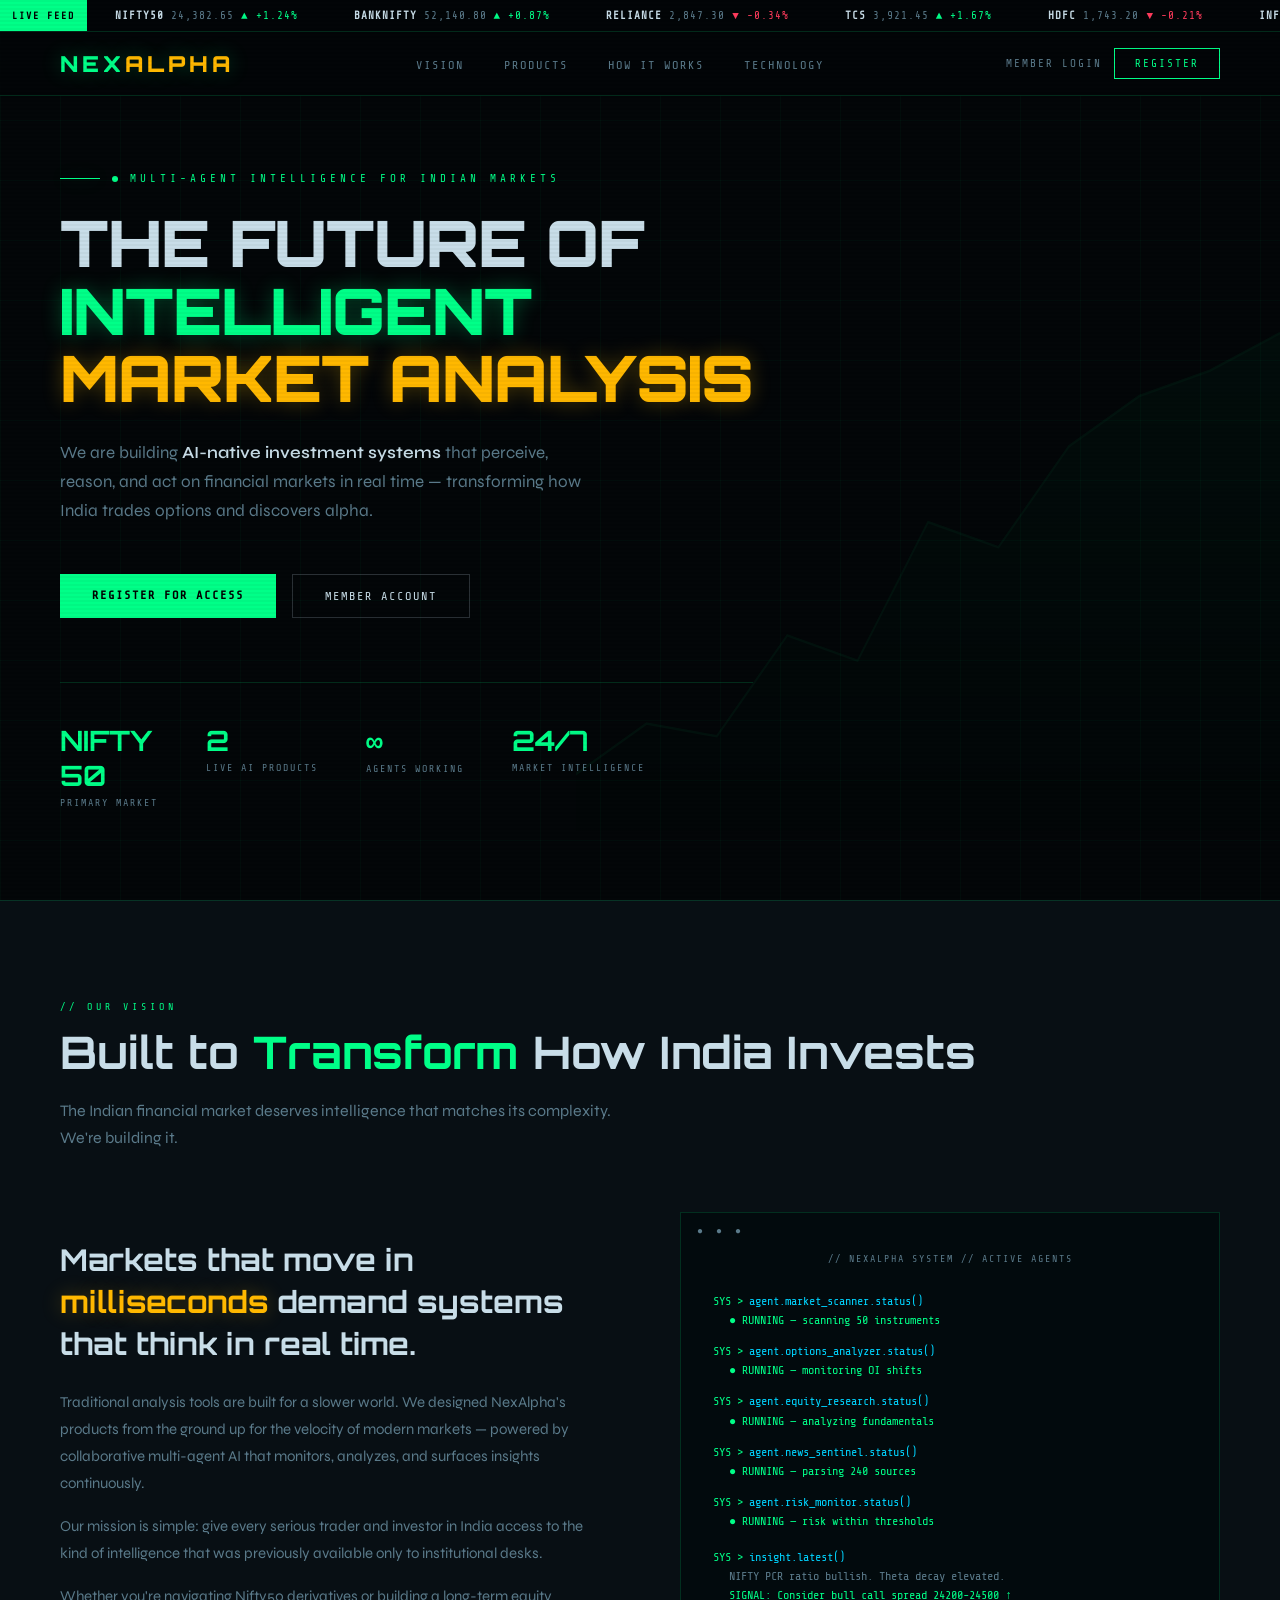
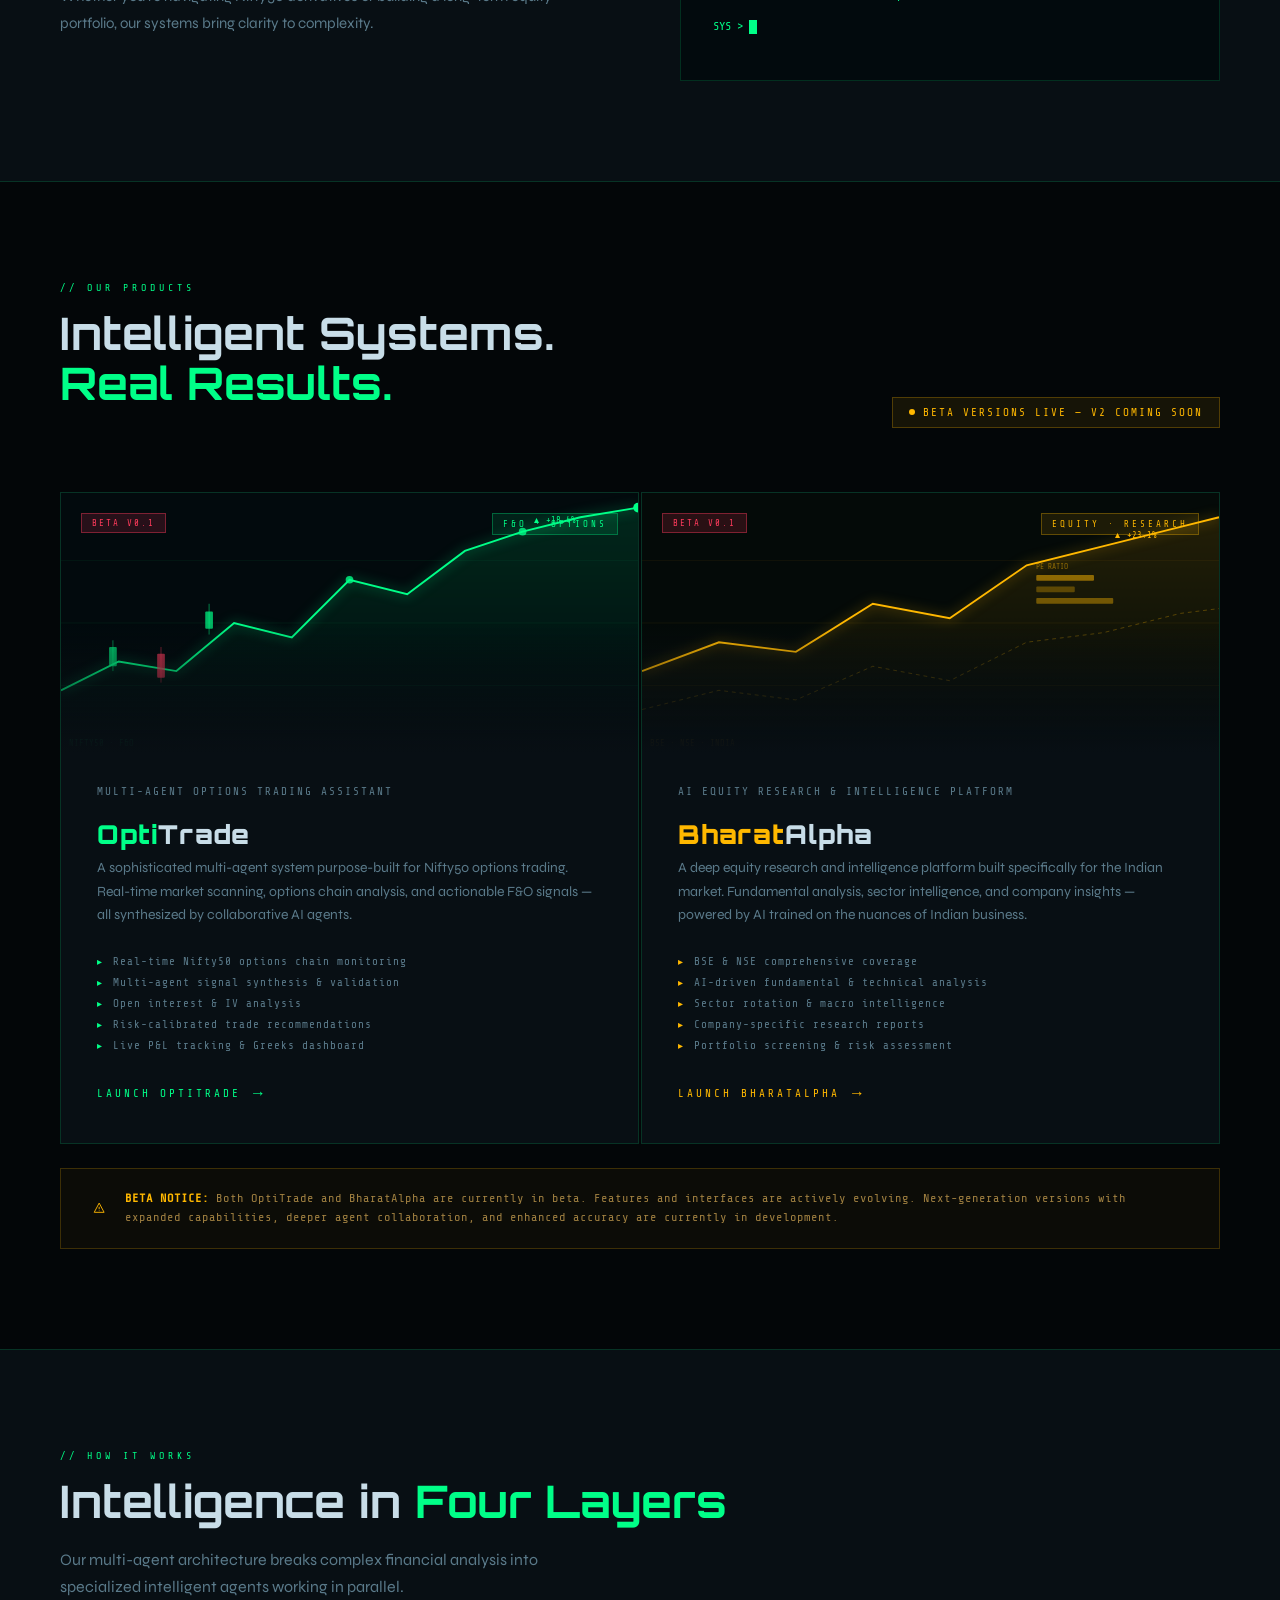
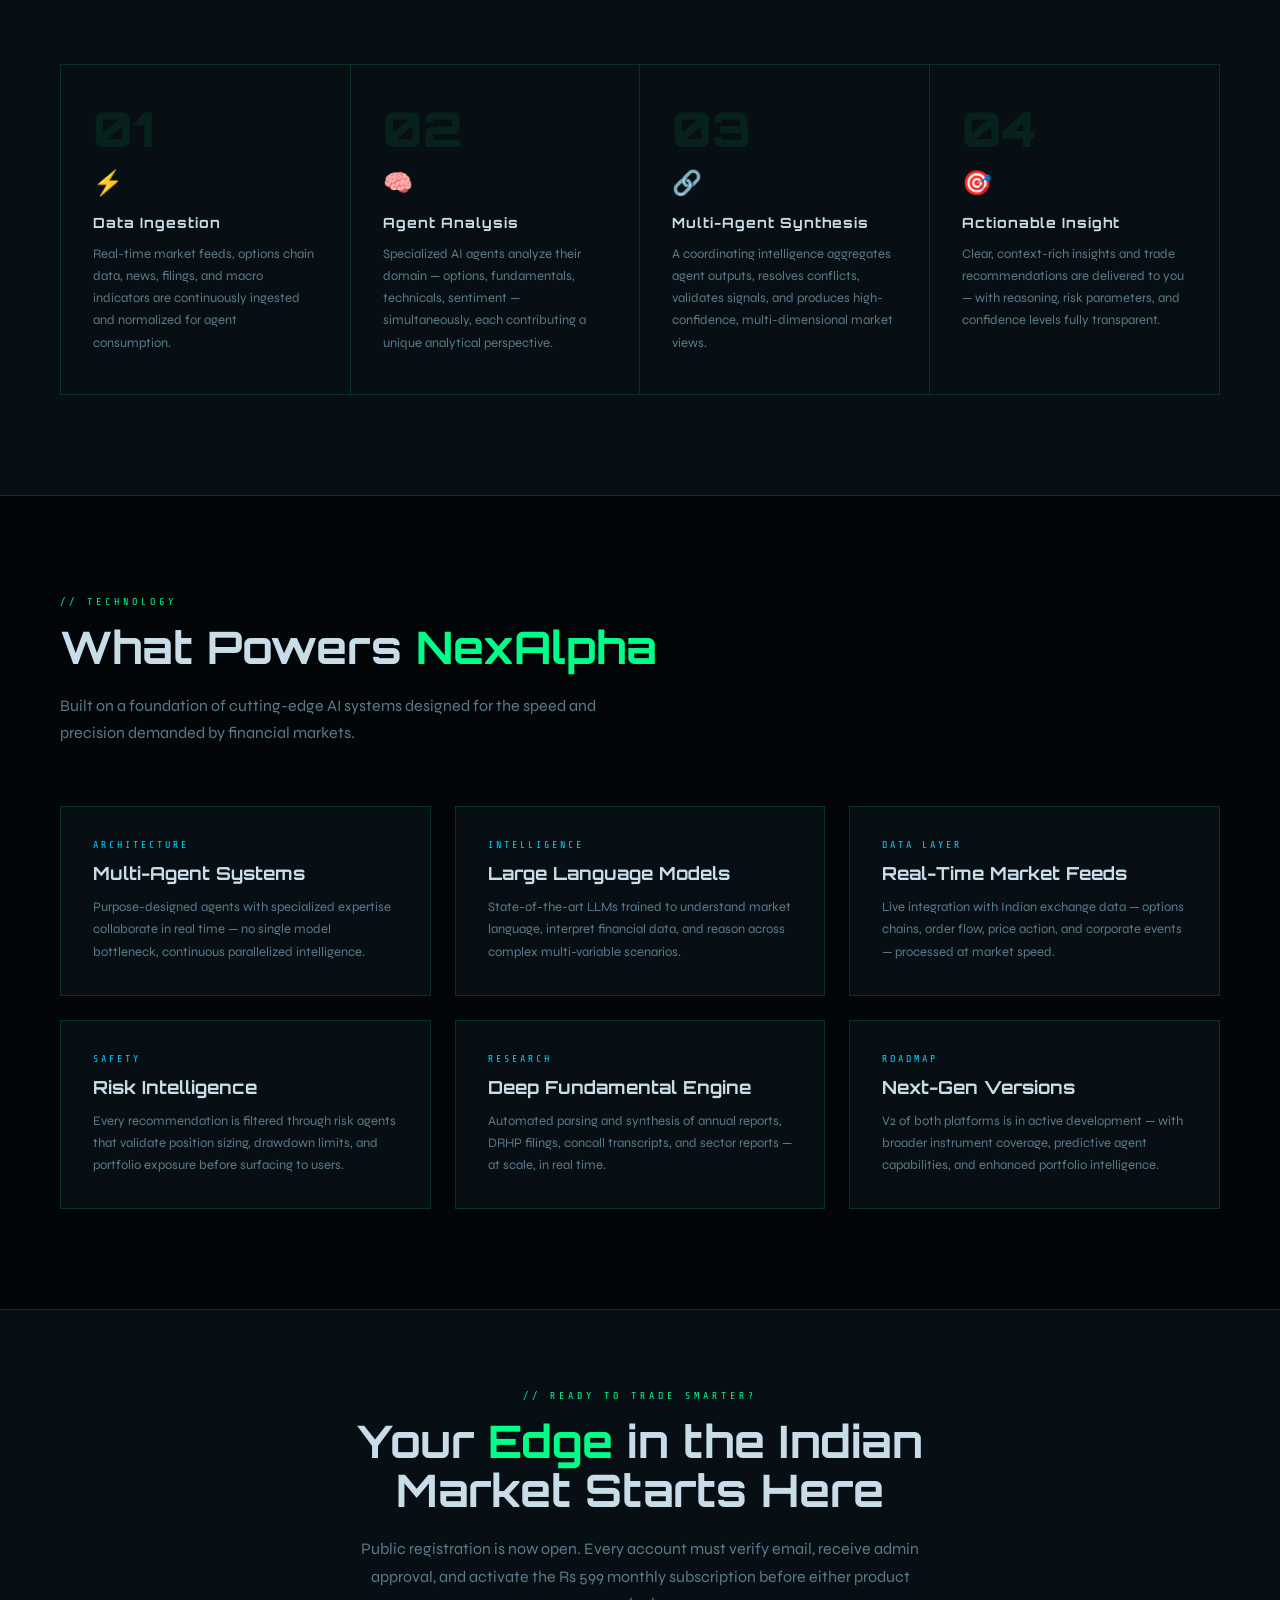
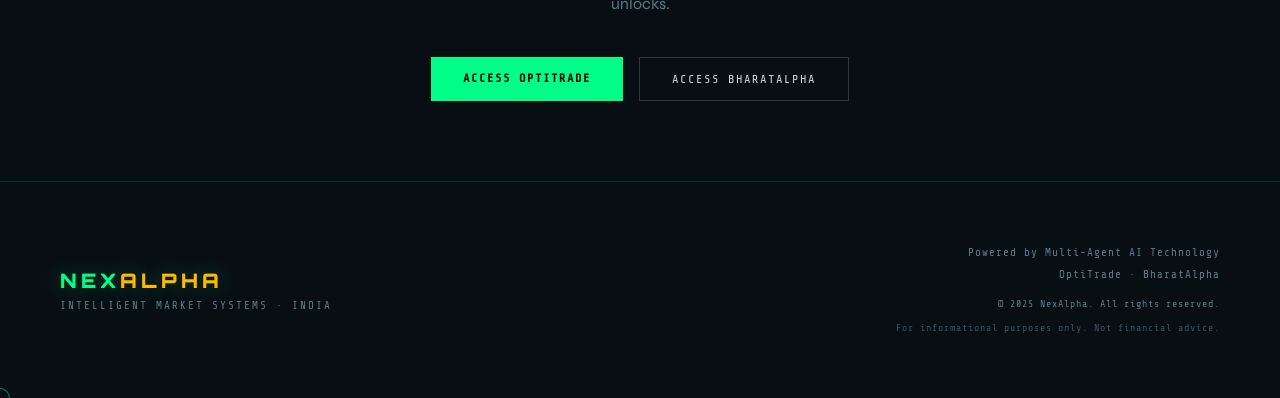
<file: index.html>
<!DOCTYPE html>
<html lang="en">

<head>
    <meta charset="UTF-8">
    <meta name="viewport" content="width=device-width, initial-scale=1.0">
    <title>NexAlpha — Intelligent Market Systems</title>
    <link rel="preconnect" href="https://fonts.googleapis.com">
    <link
        href="https://fonts.googleapis.com/css2?family=Share+Tech+Mono&family=Orbitron:wght@400;700;900&family=Syne:wght@400;600;800&display=swap"
        rel="stylesheet">
    <style>
        :root {
            --bg: #030608;
            --surface: #080f14;
            --surface2: #0d1a22;
            --green: #00ff88;
            --green-dim: #00cc6a;
            --amber: #ffb800;
            --red: #ff3b5c;
            --cyan: #00d4ff;
            --text: #c8dde8;
            --text-dim: #5a7a8a;
            --border: rgba(0, 255, 136, 0.15);
            --glow: 0 0 20px rgba(0, 255, 136, 0.3);
            --glow-amber: 0 0 20px rgba(255, 184, 0, 0.3);
        }

        * {
            margin: 0;
            padding: 0;
            box-sizing: border-box;
        }

        html {
            scroll-behavior: smooth;
        }

        body {
            background: var(--bg);
            color: var(--text);
            font-family: 'Syne', sans-serif;
            overflow-x: hidden;
            cursor: crosshair;
        }

        /* Scanline overlay */
        body::before {
            content: '';
            position: fixed;
            inset: 0;
            background: repeating-linear-gradient(0deg,
                    transparent,
                    transparent 2px,
                    rgba(0, 0, 0, 0.03) 2px,
                    rgba(0, 0, 0, 0.03) 4px);
            pointer-events: none;
            z-index: 9999;
        }

        /* Grid background */
        body::after {
            content: '';
            position: fixed;
            inset: 0;
            background-image:
                linear-gradient(rgba(0, 255, 136, 0.03) 1px, transparent 1px),
                linear-gradient(90deg, rgba(0, 255, 136, 0.03) 1px, transparent 1px);
            background-size: 60px 60px;
            pointer-events: none;
            z-index: 0;
        }

        /* ─── TICKER ─── */
        .ticker-wrap {
            position: fixed;
            top: 0;
            left: 0;
            right: 0;
            z-index: 1000;
            background: rgba(3, 6, 8, 0.95);
            border-bottom: 1px solid var(--border);
            height: 32px;
            overflow: hidden;
            display: flex;
            align-items: center;
        }

        .ticker-label {
            background: var(--green);
            color: #000;
            font-family: 'Share Tech Mono', monospace;
            font-size: 10px;
            font-weight: 700;
            padding: 0 12px;
            height: 100%;
            display: flex;
            align-items: center;
            white-space: nowrap;
            letter-spacing: 2px;
            flex-shrink: 0;
        }

        .ticker-track {
            display: flex;
            animation: ticker 30s linear infinite;
            white-space: nowrap;
        }

        .ticker-item {
            font-family: 'Share Tech Mono', monospace;
            font-size: 11px;
            padding: 0 28px;
            color: var(--text-dim);
            letter-spacing: 1px;
        }

        .ticker-item .sym {
            color: var(--text);
            font-weight: 700;
        }

        .ticker-item .up {
            color: var(--green);
        }

        .ticker-item .down {
            color: var(--red);
        }

        @keyframes ticker {
            0% {
                transform: translateX(0);
            }

            100% {
                transform: translateX(-50%);
            }
        }

        /* ─── NAV ─── */
        nav {
            position: fixed;
            top: 32px;
            left: 0;
            right: 0;
            z-index: 900;
            display: flex;
            align-items: center;
            justify-content: space-between;
            padding: 0 60px;
            height: 64px;
            background: rgba(3, 6, 8, 0.9);
            backdrop-filter: blur(20px);
            border-bottom: 1px solid var(--border);
        }

        .nav-logo {
            font-family: 'Orbitron', monospace;
            font-size: 22px;
            font-weight: 900;
            letter-spacing: 4px;
            color: var(--green);
            text-shadow: var(--glow);
            text-decoration: none;
        }

        .nav-logo span {
            color: var(--amber);
        }

        .nav-links {
            display: flex;
            gap: 40px;
            list-style: none;
        }

        .nav-links a {
            font-family: 'Share Tech Mono', monospace;
            font-size: 12px;
            letter-spacing: 2px;
            color: var(--text-dim);
            text-decoration: none;
            text-transform: uppercase;
            transition: color 0.2s;
        }

        .nav-links a:hover {
            color: var(--green);
        }

        .nav-cta {
            font-family: 'Share Tech Mono', monospace;
            font-size: 11px;
            letter-spacing: 2px;
            text-transform: uppercase;
            padding: 8px 20px;
            border: 1px solid var(--green);
            color: var(--green);
            background: transparent;
            cursor: pointer;
            transition: all 0.2s;
            text-decoration: none;
        }

        .nav-cta:hover {
            background: var(--green);
            color: #000;
            box-shadow: var(--glow);
        }

        .nav-actions {
            display: flex;
            align-items: center;
            gap: 12px;
        }

        .nav-login {
            font-family: 'Share Tech Mono', monospace;
            font-size: 11px;
            letter-spacing: 2px;
            text-transform: uppercase;
            color: var(--text-dim);
            text-decoration: none;
        }

        .nav-login:hover {
            color: var(--text);
        }

        /* ─── HERO ─── */
        #hero {
            position: relative;
            min-height: 100vh;
            display: flex;
            align-items: center;
            padding: 160px 60px 80px;
            z-index: 1;
            overflow: hidden;
        }

        .hero-bg-chart {
            position: absolute;
            right: 0;
            bottom: 0;
            width: 55%;
            height: 70%;
            opacity: 0.08;
            pointer-events: none;
        }

        .hero-content {
            max-width: 700px;
            position: relative;
            z-index: 2;
        }

        .hero-tag {
            font-family: 'Share Tech Mono', monospace;
            font-size: 11px;
            letter-spacing: 4px;
            color: var(--green);
            text-transform: uppercase;
            margin-bottom: 24px;
            display: flex;
            align-items: center;
            gap: 12px;
        }

        .hero-tag::before {
            content: '';
            width: 40px;
            height: 1px;
            background: var(--green);
            box-shadow: var(--glow);
        }

        .hero-tag .blink {
            width: 6px;
            height: 6px;
            background: var(--green);
            border-radius: 50%;
            animation: blink 1s step-end infinite;
        }

        @keyframes blink {

            0%,
            100% {
                opacity: 1;
            }

            50% {
                opacity: 0;
            }
        }

        h1 {
            font-family: 'Orbitron', monospace;
            font-size: clamp(38px, 5vw, 72px);
            font-weight: 900;
            line-height: 1.05;
            letter-spacing: -1px;
            margin-bottom: 12px;
        }

        h1 .line1 {
            color: var(--text);
        }

        h1 .line2 {
            color: var(--green);
            text-shadow: var(--glow);
        }

        h1 .line3 {
            color: var(--amber);
            text-shadow: var(--glow-amber);
        }

        .hero-sub {
            font-size: 17px;
            line-height: 1.7;
            color: var(--text-dim);
            margin: 28px 0 48px;
            max-width: 540px;
            font-weight: 400;
        }

        .hero-sub strong {
            color: var(--text);
            font-weight: 600;
        }

        .hero-btns {
            display: flex;
            gap: 16px;
            flex-wrap: wrap;
        }

        .btn-primary {
            font-family: 'Share Tech Mono', monospace;
            font-size: 12px;
            letter-spacing: 2px;
            text-transform: uppercase;
            padding: 14px 32px;
            background: var(--green);
            color: #000;
            border: none;
            cursor: pointer;
            font-weight: 700;
            text-decoration: none;
            transition: all 0.2s;
            display: inline-block;
        }

        .btn-primary:hover {
            box-shadow: var(--glow);
            transform: translateY(-2px);
        }

        .btn-secondary {
            font-family: 'Share Tech Mono', monospace;
            font-size: 12px;
            letter-spacing: 2px;
            text-transform: uppercase;
            padding: 14px 32px;
            background: transparent;
            color: var(--text);
            border: 1px solid rgba(200, 221, 232, 0.2);
            cursor: pointer;
            text-decoration: none;
            transition: all 0.2s;
            display: inline-block;
        }

        .btn-secondary:hover {
            border-color: var(--cyan);
            color: var(--cyan);
        }

        /* Stats row */
        .hero-stats {
            display: flex;
            gap: 48px;
            margin-top: 64px;
            padding-top: 40px;
            border-top: 1px solid var(--border);
        }

        .stat-item .val {
            font-family: 'Orbitron', monospace;
            font-size: 28px;
            font-weight: 700;
            color: var(--green);
            display: block;
        }

        .stat-item .lbl {
            font-family: 'Share Tech Mono', monospace;
            font-size: 10px;
            letter-spacing: 2px;
            color: var(--text-dim);
            text-transform: uppercase;
            margin-top: 4px;
            display: block;
        }

        /* ─── SECTION COMMONS ─── */
        section {
            position: relative;
            z-index: 1;
            padding: 100px 60px;
        }

        .section-tag {
            font-family: 'Share Tech Mono', monospace;
            font-size: 10px;
            letter-spacing: 4px;
            color: var(--green);
            text-transform: uppercase;
            margin-bottom: 16px;
        }

        .section-title {
            font-family: 'Orbitron', monospace;
            font-size: clamp(28px, 3.5vw, 48px);
            font-weight: 700;
            color: var(--text);
            margin-bottom: 20px;
            line-height: 1.1;
        }

        .section-title em {
            font-style: normal;
            color: var(--green);
        }

        .section-desc {
            font-size: 16px;
            color: var(--text-dim);
            line-height: 1.7;
            max-width: 560px;
        }

        /* ─── VISION ─── */
        #vision {
            background: var(--surface);
            border-top: 1px solid var(--border);
            border-bottom: 1px solid var(--border);
        }

        .vision-grid {
            display: grid;
            grid-template-columns: 1fr 1fr;
            gap: 80px;
            align-items: center;
            margin-top: 60px;
        }

        .vision-text .big {
            font-family: 'Orbitron', monospace;
            font-size: clamp(18px, 2.5vw, 30px);
            font-weight: 700;
            color: var(--text);
            line-height: 1.4;
            margin-bottom: 24px;
        }

        .vision-text .big span {
            color: var(--amber);
            text-shadow: var(--glow-amber);
        }

        .vision-text p {
            font-size: 15px;
            color: var(--text-dim);
            line-height: 1.8;
            margin-bottom: 16px;
        }

        .terminal-box {
            background: #020a0d;
            border: 1px solid var(--border);
            padding: 32px;
            font-family: 'Share Tech Mono', monospace;
            position: relative;
            overflow: hidden;
        }

        .terminal-box::before {
            content: '● ● ●';
            position: absolute;
            top: 12px;
            left: 16px;
            font-size: 10px;
            color: var(--text-dim);
            letter-spacing: 4px;
        }

        .terminal-box .tb-title {
            font-size: 10px;
            color: var(--text-dim);
            letter-spacing: 2px;
            text-align: center;
            margin-bottom: 28px;
            margin-top: 8px;
            text-transform: uppercase;
        }

        .t-line {
            font-size: 12px;
            margin-bottom: 12px;
            line-height: 1.6;
        }

        .t-line .prompt {
            color: var(--green);
        }

        .t-line .cmd {
            color: var(--cyan);
        }

        .t-line .out {
            color: var(--text-dim);
            padding-left: 16px;
            display: block;
        }

        .t-line .val-up {
            color: var(--green);
        }

        .t-line .val-down {
            color: var(--red);
        }

        .t-cursor {
            display: inline-block;
            width: 8px;
            height: 14px;
            background: var(--green);
            vertical-align: middle;
            animation: blink 0.8s step-end infinite;
        }

        /* ─── PRODUCTS ─── */
        #products {
            padding: 100px 60px;
        }

        .products-header {
            display: flex;
            justify-content: space-between;
            align-items: flex-end;
            margin-bottom: 64px;
        }

        .beta-notice {
            font-family: 'Share Tech Mono', monospace;
            font-size: 11px;
            letter-spacing: 2px;
            color: var(--amber);
            background: rgba(255, 184, 0, 0.08);
            border: 1px solid rgba(255, 184, 0, 0.25);
            padding: 8px 16px;
            display: flex;
            align-items: center;
            gap: 8px;
            text-transform: uppercase;
        }

        .beta-notice .dot {
            width: 6px;
            height: 6px;
            background: var(--amber);
            border-radius: 50%;
            animation: blink 1s step-end infinite;
        }

        .products-grid {
            display: grid;
            grid-template-columns: 1fr 1fr;
            gap: 2px;
        }

        /* Product Card */
        .product-card {
            background: var(--surface);
            border: 1px solid var(--border);
            padding: 0;
            cursor: pointer;
            text-decoration: none;
            color: inherit;
            display: block;
            position: relative;
            overflow: hidden;
            transition: all 0.3s;
            group: true;
        }

        .product-card:hover {
            border-color: rgba(0, 255, 136, 0.4);
            transform: translateY(-4px);
            box-shadow: 0 24px 60px rgba(0, 0, 0, 0.5), var(--glow);
            z-index: 2;
        }

        .product-card.amber:hover {
            border-color: rgba(255, 184, 0, 0.4);
            box-shadow: 0 24px 60px rgba(0, 0, 0, 0.5), var(--glow-amber);
        }

        /* Card visual header */
        .card-visual {
            height: 260px;
            position: relative;
            overflow: hidden;
            background: #020a0d;
        }

        /* Animated chart for OptiTrade */
        .chart-anim {
            position: absolute;
            inset: 0;
            display: flex;
            align-items: flex-end;
            gap: 3px;
            padding: 20px;
        }

        .chart-anim svg {
            position: absolute;
            inset: 0;
            width: 100%;
            height: 100%;
        }

        .card-visual-overlay {
            position: absolute;
            inset: 0;
            background: linear-gradient(to bottom, transparent 50%, var(--surface) 100%);
            z-index: 2;
        }

        .card-badge {
            position: absolute;
            top: 20px;
            right: 20px;
            z-index: 5;
            font-family: 'Share Tech Mono', monospace;
            font-size: 9px;
            letter-spacing: 3px;
            text-transform: uppercase;
            padding: 5px 10px;
            background: rgba(0, 255, 136, 0.1);
            border: 1px solid rgba(0, 255, 136, 0.3);
            color: var(--green);
        }

        .card-badge.amber-badge {
            background: rgba(255, 184, 0, 0.1);
            border-color: rgba(255, 184, 0, 0.3);
            color: var(--amber);
        }

        .beta-tag {
            position: absolute;
            top: 20px;
            left: 20px;
            z-index: 5;
            font-family: 'Share Tech Mono', monospace;
            font-size: 9px;
            letter-spacing: 2px;
            text-transform: uppercase;
            padding: 4px 10px;
            background: rgba(255, 59, 92, 0.15);
            border: 1px solid rgba(255, 59, 92, 0.4);
            color: var(--red);
        }

        .card-body {
            padding: 32px 36px 40px;
        }

        .card-name {
            font-family: 'Orbitron', monospace;
            font-size: 26px;
            font-weight: 900;
            margin-bottom: 6px;
            color: var(--text);
            letter-spacing: 1px;
        }

        .card-name .accent {
            color: var(--green);
        }

        .card-name .accent-amber {
            color: var(--amber);
        }

        .card-tagline {
            font-family: 'Share Tech Mono', monospace;
            font-size: 11px;
            letter-spacing: 2px;
            color: var(--text-dim);
            text-transform: uppercase;
            margin-bottom: 20px;
        }

        .card-desc {
            font-size: 14px;
            color: var(--text-dim);
            line-height: 1.7;
            margin-bottom: 28px;
        }

        .card-features {
            display: flex;
            flex-direction: column;
            gap: 8px;
            margin-bottom: 32px;
        }

        .feat {
            font-family: 'Share Tech Mono', monospace;
            font-size: 11px;
            letter-spacing: 1px;
            color: var(--text-dim);
            display: flex;
            align-items: center;
            gap: 10px;
        }

        .feat::before {
            content: '▸';
            color: var(--green);
            font-size: 10px;
        }

        .feat.amber::before {
            color: var(--amber);
        }

        .card-cta {
            font-family: 'Share Tech Mono', monospace;
            font-size: 11px;
            letter-spacing: 3px;
            text-transform: uppercase;
            color: var(--green);
            display: flex;
            align-items: center;
            gap: 12px;
            transition: gap 0.2s;
        }

        .product-card:hover .card-cta {
            gap: 20px;
        }

        .card-cta.amber-cta {
            color: var(--amber);
        }

        .card-cta::after {
            content: '→';
            font-size: 16px;
        }

        /* SVG chart paths */
        .chart-path-green {
            fill: none;
            stroke: var(--green);
            stroke-width: 2;
            filter: drop-shadow(0 0 6px rgba(0, 255, 136, 0.6));
            stroke-dasharray: 1000;
            stroke-dashoffset: 1000;
            animation: drawLine 3s ease forwards 0.5s;
        }

        .chart-path-amber {
            fill: none;
            stroke: var(--amber);
            stroke-width: 2;
            filter: drop-shadow(0 0 6px rgba(255, 184, 0, 0.6));
            stroke-dasharray: 1000;
            stroke-dashoffset: 1000;
            animation: drawLine 3s ease forwards 0.5s;
        }

        .chart-area-green {
            fill: url(#greenGrad);
            opacity: 0.3;
            stroke: none;
            animation: fadeIn 3.5s ease forwards;
        }

        .chart-area-amber {
            fill: url(#amberGrad);
            opacity: 0.25;
            stroke: none;
            animation: fadeIn 3.5s ease forwards;
        }

        @keyframes drawLine {
            to {
                stroke-dashoffset: 0;
            }
        }

        @keyframes fadeIn {
            0% {
                opacity: 0;
            }

            100% {
                opacity: 0.25;
            }
        }

        /* Candlestick visual */
        .candle {
            display: inline-block;
            width: 14px;
            border-radius: 1px;
            position: relative;
            transition: height 1s ease;
        }

        /* ─── HOW IT WORKS ─── */
        #how {
            background: var(--surface);
            border-top: 1px solid var(--border);
            border-bottom: 1px solid var(--border);
        }

        .how-grid {
            display: grid;
            grid-template-columns: repeat(4, 1fr);
            gap: 0;
            margin-top: 64px;
            border: 1px solid var(--border);
        }

        .how-step {
            padding: 40px 32px;
            border-right: 1px solid var(--border);
            position: relative;
            transition: background 0.3s;
        }

        .how-step:last-child {
            border-right: none;
        }

        .how-step:hover {
            background: rgba(0, 255, 136, 0.03);
        }

        .step-num {
            font-family: 'Orbitron', monospace;
            font-size: 48px;
            font-weight: 900;
            color: rgba(0, 255, 136, 0.08);
            line-height: 1;
            margin-bottom: 16px;
        }

        .step-icon {
            font-size: 24px;
            margin-bottom: 16px;
            display: block;
        }

        .step-title {
            font-family: 'Orbitron', monospace;
            font-size: 14px;
            font-weight: 700;
            color: var(--text);
            margin-bottom: 12px;
            letter-spacing: 1px;
        }

        .step-desc {
            font-size: 13px;
            color: var(--text-dim);
            line-height: 1.7;
        }

        /* ─── TECH ─── */
        #tech {
            padding: 100px 60px;
        }

        .tech-grid {
            display: grid;
            grid-template-columns: repeat(3, 1fr);
            gap: 24px;
            margin-top: 60px;
        }

        .tech-card {
            background: var(--surface);
            border: 1px solid var(--border);
            padding: 32px;
            transition: border-color 0.3s;
        }

        .tech-card:hover {
            border-color: rgba(0, 212, 255, 0.3);
        }

        .tech-card .tc-label {
            font-family: 'Share Tech Mono', monospace;
            font-size: 10px;
            letter-spacing: 3px;
            color: var(--cyan);
            text-transform: uppercase;
            margin-bottom: 12px;
        }

        .tech-card .tc-title {
            font-family: 'Orbitron', monospace;
            font-size: 18px;
            font-weight: 700;
            color: var(--text);
            margin-bottom: 12px;
        }

        .tech-card .tc-desc {
            font-size: 13px;
            color: var(--text-dim);
            line-height: 1.7;
        }

        /* ─── FOOTER ─── */
        footer {
            background: var(--surface);
            border-top: 1px solid var(--border);
            padding: 60px;
            display: flex;
            justify-content: space-between;
            align-items: center;
            position: relative;
            z-index: 1;
        }

        .footer-logo {
            font-family: 'Orbitron', monospace;
            font-size: 20px;
            font-weight: 900;
            letter-spacing: 4px;
            color: var(--green);
            text-shadow: var(--glow);
        }

        .footer-logo span {
            color: var(--amber);
        }

        .footer-tagline {
            font-family: 'Share Tech Mono', monospace;
            font-size: 11px;
            letter-spacing: 2px;
            color: var(--text-dim);
            margin-top: 6px;
            text-transform: uppercase;
        }

        .footer-right {
            text-align: right;
        }

        .footer-right p {
            font-family: 'Share Tech Mono', monospace;
            font-size: 11px;
            color: var(--text-dim);
            letter-spacing: 1px;
            line-height: 2;
        }

        .footer-right a {
            color: var(--green);
            text-decoration: none;
        }

        /* ─── DIVIDER ─── */
        .h-divider {
            width: 100%;
            height: 1px;
            background: linear-gradient(to right, transparent, var(--green), transparent);
            opacity: 0.2;
            margin: 0 60px;
            width: calc(100% - 120px);
        }

        /* Animations on scroll */
        .reveal {
            opacity: 0;
            transform: translateY(30px);
            transition: opacity 0.7s ease, transform 0.7s ease;
        }

        .reveal.visible {
            opacity: 1;
            transform: none;
        }

        /* Responsive */
        @media (max-width: 900px) {
            nav {
                padding: 0 24px;
            }

            .nav-actions {
                width: 100%;
                justify-content: space-between;
            }

            section {
                padding: 80px 24px;
            }

            #hero {
                padding: 140px 24px 60px;
            }

            .vision-grid,
            .products-grid {
                grid-template-columns: 1fr;
            }

            .how-grid {
                grid-template-columns: 1fr 1fr;
            }

            .tech-grid {
                grid-template-columns: 1fr;
            }

            footer {
                flex-direction: column;
                gap: 32px;
                text-align: center;
            }

            .footer-right {
                text-align: center;
            }

            .products-header {
                flex-direction: column;
                align-items: flex-start;
                gap: 20px;
            }

            .hero-stats {
                gap: 24px;
                flex-wrap: wrap;
            }

            nav .nav-links {
                display: none;
            }
        }
    </style>
</head>

<body>

    <!-- TICKER BAR -->
    <div class="ticker-wrap">
        <div class="ticker-label">LIVE FEED</div>
        <div style="overflow:hidden;flex:1">
            <div class="ticker-track">
                <span class="ticker-item"><span class="sym">NIFTY50</span> 24,382.65 <span class="up">▲
                        +1.24%</span></span>
                <span class="ticker-item"><span class="sym">BANKNIFTY</span> 52,140.80 <span class="up">▲
                        +0.87%</span></span>
                <span class="ticker-item"><span class="sym">RELIANCE</span> 2,847.30 <span class="down">▼
                        -0.34%</span></span>
                <span class="ticker-item"><span class="sym">TCS</span> 3,921.45 <span class="up">▲ +1.67%</span></span>
                <span class="ticker-item"><span class="sym">HDFC</span> 1,743.20 <span class="down">▼
                        -0.21%</span></span>
                <span class="ticker-item"><span class="sym">INFY</span> 1,584.75 <span class="up">▲ +2.03%</span></span>
                <span class="ticker-item"><span class="sym">WIPRO</span> 498.60 <span class="up">▲ +0.55%</span></span>
                <span class="ticker-item"><span class="sym">ICICIBANK</span> 1,231.90 <span class="down">▼
                        -0.78%</span></span>
                <span class="ticker-item"><span class="sym">SBIN</span> 812.40 <span class="up">▲ +1.12%</span></span>
                <span class="ticker-item"><span class="sym">ADANIENT</span> 2,765.00 <span class="down">▼
                        -1.45%</span></span>
                <!-- duplicate for seamless loop -->
                <span class="ticker-item"><span class="sym">NIFTY50</span> 24,382.65 <span class="up">▲
                        +1.24%</span></span>
                <span class="ticker-item"><span class="sym">BANKNIFTY</span> 52,140.80 <span class="up">▲
                        +0.87%</span></span>
                <span class="ticker-item"><span class="sym">RELIANCE</span> 2,847.30 <span class="down">▼
                        -0.34%</span></span>
                <span class="ticker-item"><span class="sym">TCS</span> 3,921.45 <span class="up">▲ +1.67%</span></span>
                <span class="ticker-item"><span class="sym">HDFC</span> 1,743.20 <span class="down">▼
                        -0.21%</span></span>
                <span class="ticker-item"><span class="sym">INFY</span> 1,584.75 <span class="up">▲ +2.03%</span></span>
                <span class="ticker-item"><span class="sym">WIPRO</span> 498.60 <span class="up">▲ +0.55%</span></span>
                <span class="ticker-item"><span class="sym">ICICIBANK</span> 1,231.90 <span class="down">▼
                        -0.78%</span></span>
            </div>
        </div>
    </div>

    <!-- NAV -->
    <nav>
        <a href="#" class="nav-logo">NEX<span>ALPHA</span></a>
        <ul class="nav-links">
            <li><a href="#vision">Vision</a></li>
            <li><a href="#products">Products</a></li>
            <li><a href="#how">How It Works</a></li>
            <li><a href="#tech">Technology</a></li>
        </ul>
        <div class="nav-actions">
            <a href="login.html" class="nav-login">Member Login</a>
            <a href="register.html" class="nav-cta">Register</a>
        </div>
    </nav>

    <!-- HERO -->
    <section id="hero">
        <!-- Animated BG chart SVG -->
        <svg class="hero-bg-chart" viewBox="0 0 800 500" preserveAspectRatio="none">
            <defs>
                <linearGradient id="heroGrad" x1="0" y1="0" x2="0" y2="1">
                    <stop offset="0%" stop-color="#00ff88" stop-opacity="0.4" />
                    <stop offset="100%" stop-color="#00ff88" stop-opacity="0" />
                </linearGradient>
            </defs>
            <path
                d="M0,400 L80,360 L160,370 L240,290 L320,310 L400,200 L480,220 L560,140 L640,100 L720,80 L800,50 L800,500 L0,500 Z"
                fill="url(#heroGrad)" />
            <path d="M0,400 L80,360 L160,370 L240,290 L320,310 L400,200 L480,220 L560,140 L640,100 L720,80 L800,50"
                fill="none" stroke="#00ff88" stroke-width="2" opacity="0.6" />
        </svg>

        <div class="hero-content">
            <div class="hero-tag">
                <div class="blink"></div>
                Multi-Agent Intelligence for Indian Markets
            </div>

            <h1>
                <div class="line1">THE FUTURE OF</div>
                <div class="line2">INTELLIGENT</div>
                <div class="line3">MARKET ANALYSIS</div>
            </h1>

            <p class="hero-sub">
                We are building <strong>AI-native investment systems</strong> that perceive, reason, and act on
                financial markets in real time — transforming how India trades options and discovers alpha.
            </p>

            <div class="hero-btns">
                <a href="register.html" class="btn-primary">Register For Access</a>
                <a href="account.html" class="btn-secondary">Member Account</a>
            </div>

            <div class="hero-stats">
                <div class="stat-item">
                    <span class="val">NIFTY<br>50</span>
                    <span class="lbl">Primary Market</span>
                </div>
                <div class="stat-item">
                    <span class="val">2</span>
                    <span class="lbl">Live AI Products</span>
                </div>
                <div class="stat-item">
                    <span class="val">∞</span>
                    <span class="lbl">Agents Working</span>
                </div>
                <div class="stat-item">
                    <span class="val">24/7</span>
                    <span class="lbl">Market Intelligence</span>
                </div>
            </div>
        </div>
    </section>

    <!-- VISION -->
    <section id="vision">
        <div class="section-tag">// Our Vision</div>
        <h2 class="section-title">Built to <em>Transform</em> How India Invests</h2>
        <p class="section-desc">The Indian financial market deserves intelligence that matches its complexity. We're
            building it.</p>

        <div class="vision-grid">
            <div class="vision-text reveal">
                <p class="big">Markets that move in <span>milliseconds</span> demand systems that think in real time.
                </p>
                <p>Traditional analysis tools are built for a slower world. We designed NexAlpha's products from the
                    ground up for the velocity of modern markets — powered by collaborative multi-agent AI that
                    monitors, analyzes, and surfaces insights continuously.</p>
                <p>Our mission is simple: give every serious trader and investor in India access to the kind of
                    intelligence that was previously available only to institutional desks.</p>
                <p>Whether you're navigating Nifty50 derivatives or building a long-term equity portfolio, our systems
                    bring clarity to complexity.</p>
            </div>

            <div class="terminal-box reveal">
                <div class="tb-title">// nexalpha system // active agents</div>
                <div class="t-line">
                    <span class="prompt">SYS &gt;</span> <span class="cmd">agent.market_scanner.status()</span>
                    <span class="out val-up">● RUNNING — scanning 50 instruments</span>
                </div>
                <div class="t-line">
                    <span class="prompt">SYS &gt;</span> <span class="cmd">agent.options_analyzer.status()</span>
                    <span class="out val-up">● RUNNING — monitoring OI shifts</span>
                </div>
                <div class="t-line">
                    <span class="prompt">SYS &gt;</span> <span class="cmd">agent.equity_research.status()</span>
                    <span class="out val-up">● RUNNING — analyzing fundamentals</span>
                </div>
                <div class="t-line">
                    <span class="prompt">SYS &gt;</span> <span class="cmd">agent.news_sentinel.status()</span>
                    <span class="out val-up">● RUNNING — parsing 240 sources</span>
                </div>
                <div class="t-line">
                    <span class="prompt">SYS &gt;</span> <span class="cmd">agent.risk_monitor.status()</span>
                    <span class="out val-up">● RUNNING — risk within thresholds</span>
                </div>
                <div class="t-line" style="margin-top:16px">
                    <span class="prompt">SYS &gt;</span> <span class="cmd">insight.latest()</span>
                    <span class="out">NIFTY PCR ratio bullish. Theta decay elevated.</span>
                    <span class="out val-up">SIGNAL: Consider bull call spread 24200-24500 ↑</span>
                </div>
                <div class="t-line" style="margin-top:8px">
                    <span class="prompt">SYS &gt;</span> <span class="t-cursor"></span>
                </div>
            </div>
        </div>
    </section>

    <!-- PRODUCTS -->
    <section id="products">
        <div class="products-header">
            <div>
                <div class="section-tag">// Our Products</div>
                <h2 class="section-title">Intelligent Systems.<br><em>Real Results.</em></h2>
            </div>
            <div class="beta-notice">
                <div class="dot"></div>
                Beta Versions Live — V2 Coming Soon
            </div>
        </div>

        <div class="products-grid">

            <!-- OPTITRADE -->
            <a href="access.html?product=optitrade" class="product-card" title="Open OptiTrade Access Check">
                <div class="card-visual">
                    <div class="beta-tag">BETA v0.1</div>
                    <div class="card-badge">F&O · OPTIONS</div>
                    <svg viewBox="0 0 600 260" style="position:absolute;inset:0;width:100%;height:100%">
                        <defs>
                            <linearGradient id="greenGrad" x1="0" y1="0" x2="0" y2="1">
                                <stop offset="0%" stop-color="#00ff88" stop-opacity="0.5" />
                                <stop offset="100%" stop-color="#00ff88" stop-opacity="0" />
                            </linearGradient>
                        </defs>
                        <!-- Grid lines -->
                        <line x1="0" y1="65" x2="600" y2="65" stroke="#00ff88" stroke-opacity="0.06" stroke-width="1" />
                        <line x1="0" y1="130" x2="600" y2="130" stroke="#00ff88" stroke-opacity="0.06"
                            stroke-width="1" />
                        <line x1="0" y1="195" x2="600" y2="195" stroke="#00ff88" stroke-opacity="0.06"
                            stroke-width="1" />
                        <!-- Area fill -->
                        <path class="chart-area-green"
                            d="M0,200 L60,170 L120,180 L180,130 L240,145 L300,85 L360,100 L420,55 L480,35 L540,20 L600,10 L600,260 L0,260 Z" />
                        <!-- Line -->
                        <path class="chart-path-green"
                            d="M0,200 L60,170 L120,180 L180,130 L240,145 L300,85 L360,100 L420,55 L480,35 L540,20 L600,10" />
                        <!-- Dots -->
                        <circle cx="300" cy="85" r="4" fill="#00ff88" opacity="0.8" />
                        <circle cx="480" cy="35" r="4" fill="#00ff88" opacity="0.8" />
                        <circle cx="600" cy="10" r="5" fill="#00ff88" />
                        <!-- Labels -->
                        <text x="8" y="258" font-family="Share Tech Mono" font-size="9" fill="#00ff88"
                            opacity="0.4">NIFTY50 · F&O</text>
                        <text x="490" y="26" font-family="Share Tech Mono" font-size="9" fill="#00ff88">▲ +18.4%</text>
                        <!-- Candlesticks mini -->
                        <rect x="50" y="155" width="8" height="20" fill="#00ff88" opacity="0.7" rx="1" />
                        <line x1="54" y1="148" x2="54" y2="180" stroke="#00ff88" stroke-width="1" opacity="0.5" />
                        <rect x="100" y="162" width="8" height="25" fill="#ff3b5c" opacity="0.7" rx="1" />
                        <line x1="104" y1="155" x2="104" y2="192" stroke="#ff3b5c" stroke-width="1" opacity="0.5" />
                        <rect x="150" y="118" width="8" height="18" fill="#00ff88" opacity="0.7" rx="1" />
                        <line x1="154" y1="110" x2="154" y2="142" stroke="#00ff88" stroke-width="1" opacity="0.5" />
                    </svg>
                    <div class="card-visual-overlay"></div>
                </div>
                <div class="card-body">
                    <div class="card-tagline">Multi-Agent Options Trading Assistant</div>
                    <h3 class="card-name"><span class="accent">Opti</span>Trade</h3>
                    <p class="card-desc">A sophisticated multi-agent system purpose-built for Nifty50 options trading.
                        Real-time market scanning, options chain analysis, and actionable F&O signals — all synthesized
                        by collaborative AI agents.</p>
                    <div class="card-features">
                        <span class="feat">Real-time Nifty50 options chain monitoring</span>
                        <span class="feat">Multi-agent signal synthesis & validation</span>
                        <span class="feat">Open interest & IV analysis</span>
                        <span class="feat">Risk-calibrated trade recommendations</span>
                        <span class="feat">Live P&L tracking & Greeks dashboard</span>
                    </div>
                    <div class="card-cta">Launch OptiTrade</div>
                </div>
            </a>

            <!-- BHARATALPHA -->
            <a href="access.html?product=bharatalpha" class="product-card amber"
                title="Open BharatAlpha Access Check">
                <div class="card-visual" style="background:#040a08">
                    <div class="beta-tag">BETA v0.1</div>
                    <div class="card-badge amber-badge">EQUITY · RESEARCH</div>
                    <svg viewBox="0 0 600 260" style="position:absolute;inset:0;width:100%;height:100%">
                        <defs>
                            <linearGradient id="amberGrad" x1="0" y1="0" x2="0" y2="1">
                                <stop offset="0%" stop-color="#ffb800" stop-opacity="0.5" />
                                <stop offset="100%" stop-color="#ffb800" stop-opacity="0" />
                            </linearGradient>
                        </defs>
                        <!-- Grid -->
                        <line x1="0" y1="65" x2="600" y2="65" stroke="#ffb800" stroke-opacity="0.06" stroke-width="1" />
                        <line x1="0" y1="130" x2="600" y2="130" stroke="#ffb800" stroke-opacity="0.06"
                            stroke-width="1" />
                        <line x1="0" y1="195" x2="600" y2="195" stroke="#ffb800" stroke-opacity="0.06"
                            stroke-width="1" />
                        <!-- Multiple stock lines -->
                        <path class="chart-area-amber"
                            d="M0,180 L80,150 L160,160 L240,110 L320,125 L400,70 L480,50 L560,30 L600,20 L600,260 L0,260 Z" />
                        <path class="chart-path-amber"
                            d="M0,180 L80,150 L160,160 L240,110 L320,125 L400,70 L480,50 L560,30 L600,20" />
                        <!-- Second line -->
                        <path d="M0,220 L80,200 L160,210 L240,175 L320,190 L400,150 L480,140 L560,120 L600,115"
                            fill="none" stroke="#ffb800" stroke-width="1" stroke-opacity="0.3" stroke-dasharray="4,4" />
                        <!-- Labels -->
                        <text x="8" y="258" font-family="Share Tech Mono" font-size="9" fill="#ffb800" opacity="0.4">BSE
                            · NSE · INDIA</text>
                        <text x="490" y="42" font-family="Share Tech Mono" font-size="9" fill="#ffb800">▲ +23.1%</text>
                        <!-- Horizontal data bars -->
                        <rect x="410" y="80" width="60" height="6" fill="#ffb800" opacity="0.5" rx="1" />
                        <rect x="410" y="92" width="40" height="6" fill="#ffb800" opacity="0.3" rx="1" />
                        <rect x="410" y="104" width="80" height="6" fill="#ffb800" opacity="0.4" rx="1" />
                        <text x="410" y="74" font-family="Share Tech Mono" font-size="8" fill="#ffb800" opacity="0.5">PE
                            RATIO</text>
                    </svg>
                    <div class="card-visual-overlay"
                        style="background: linear-gradient(to bottom, transparent 50%, var(--surface) 100%)"></div>
                </div>
                <div class="card-body">
                    <div class="card-tagline">AI Equity Research & Intelligence Platform</div>
                    <h3 class="card-name"><span class="accent-amber">Bharat</span>Alpha</h3>
                    <p class="card-desc">A deep equity research and intelligence platform built specifically for the
                        Indian market. Fundamental analysis, sector intelligence, and company insights — powered by AI
                        trained on the nuances of Indian business.</p>
                    <div class="card-features">
                        <span class="feat amber">BSE & NSE comprehensive coverage</span>
                        <span class="feat amber">AI-driven fundamental & technical analysis</span>
                        <span class="feat amber">Sector rotation & macro intelligence</span>
                        <span class="feat amber">Company-specific research reports</span>
                        <span class="feat amber">Portfolio screening & risk assessment</span>
                    </div>
                    <div class="card-cta amber-cta">Launch BharatAlpha</div>
                </div>
            </a>

        </div>

        <!-- BETA WARNING BANNER -->
        <div
            style="margin-top: 24px; background: rgba(255,184,0,0.04); border: 1px solid rgba(255,184,0,0.2); padding: 20px 32px; display: flex; align-items: center; gap: 20px;">
            <svg width="20" height="20" viewBox="0 0 20 20" fill="none">
                <path d="M10 2L18 17H2L10 2Z" stroke="#ffb800" stroke-width="1.5" />
                <line x1="10" y1="8" x2="10" y2="12" stroke="#ffb800" stroke-width="1.5" />
                <circle cx="10" cy="14.5" r="0.75" fill="#ffb800" />
            </svg>
            <p
                style="font-family:'Share Tech Mono',monospace; font-size:12px; color: #a08040; letter-spacing:1px; line-height:1.6;">
                <strong style="color:var(--amber)">BETA NOTICE:</strong> Both OptiTrade and BharatAlpha are currently in
                beta. Features and interfaces are actively evolving.
                Next-generation versions with expanded capabilities, deeper agent collaboration, and enhanced accuracy
                are currently in development.
            </p>
        </div>
    </section>

    <!-- HOW IT WORKS -->
    <section id="how">
        <div class="section-tag">// How It Works</div>
        <h2 class="section-title">Intelligence in <em>Four Layers</em></h2>
        <p class="section-desc">Our multi-agent architecture breaks complex financial analysis into specialized
            intelligent agents working in parallel.</p>

        <div class="how-grid reveal">
            <div class="how-step">
                <div class="step-num">01</div>
                <span class="step-icon">⚡</span>
                <div class="step-title">Data Ingestion</div>
                <p class="step-desc">Real-time market feeds, options chain data, news, filings, and macro indicators are
                    continuously ingested and normalized for agent consumption.</p>
            </div>
            <div class="how-step">
                <div class="step-num">02</div>
                <span class="step-icon">🧠</span>
                <div class="step-title">Agent Analysis</div>
                <p class="step-desc">Specialized AI agents analyze their domain — options, fundamentals, technicals,
                    sentiment — simultaneously, each contributing a unique analytical perspective.</p>
            </div>
            <div class="how-step">
                <div class="step-num">03</div>
                <span class="step-icon">🔗</span>
                <div class="step-title">Multi-Agent Synthesis</div>
                <p class="step-desc">A coordinating intelligence aggregates agent outputs, resolves conflicts, validates
                    signals, and produces high-confidence, multi-dimensional market views.</p>
            </div>
            <div class="how-step">
                <div class="step-num">04</div>
                <span class="step-icon">🎯</span>
                <div class="step-title">Actionable Insight</div>
                <p class="step-desc">Clear, context-rich insights and trade recommendations are delivered to you — with
                    reasoning, risk parameters, and confidence levels fully transparent.</p>
            </div>
        </div>
    </section>

    <!-- TECH -->
    <section id="tech">
        <div class="section-tag">// Technology</div>
        <h2 class="section-title">What Powers <em>NexAlpha</em></h2>
        <p class="section-desc">Built on a foundation of cutting-edge AI systems designed for the speed and precision
            demanded by financial markets.</p>

        <div class="tech-grid reveal">
            <div class="tech-card">
                <div class="tc-label">Architecture</div>
                <div class="tc-title">Multi-Agent Systems</div>
                <p class="tc-desc">Purpose-designed agents with specialized expertise collaborate in real time — no
                    single model bottleneck, continuous parallelized intelligence.</p>
            </div>
            <div class="tech-card">
                <div class="tc-label">Intelligence</div>
                <div class="tc-title">Large Language Models</div>
                <p class="tc-desc">State-of-the-art LLMs trained to understand market language, interpret financial
                    data, and reason across complex multi-variable scenarios.</p>
            </div>
            <div class="tech-card">
                <div class="tc-label">Data Layer</div>
                <div class="tc-title">Real-Time Market Feeds</div>
                <p class="tc-desc">Live integration with Indian exchange data — options chains, order flow, price
                    action, and corporate events — processed at market speed.</p>
            </div>
            <div class="tech-card">
                <div class="tc-label">Safety</div>
                <div class="tc-title">Risk Intelligence</div>
                <p class="tc-desc">Every recommendation is filtered through risk agents that validate position sizing,
                    drawdown limits, and portfolio exposure before surfacing to users.</p>
            </div>
            <div class="tech-card">
                <div class="tc-label">Research</div>
                <div class="tc-title">Deep Fundamental Engine</div>
                <p class="tc-desc">Automated parsing and synthesis of annual reports, DRHP filings, concall transcripts,
                    and sector reports — at scale, in real time.</p>
            </div>
            <div class="tech-card">
                <div class="tc-label">Roadmap</div>
                <div class="tc-title">Next-Gen Versions</div>
                <p class="tc-desc">V2 of both platforms is in active development — with broader instrument coverage,
                    predictive agent capabilities, and enhanced portfolio intelligence.</p>
            </div>
        </div>
    </section>

    <!-- CTA SECTION -->
    <section
        style="text-align:center; padding: 80px 60px; background: var(--surface); border-top: 1px solid var(--border);">
        <div class="section-tag" style="justify-content:center; display:flex; margin-bottom:16px">// Ready to Trade
            Smarter?</div>
        <h2 class="section-title" style="max-width:600px; margin:0 auto 20px">Your <em>Edge</em> in the Indian Market
            Starts Here</h2>
        <p class="section-desc" style="margin: 0 auto 40px">Public registration is now open. Every account must verify
            email, receive admin approval, and activate the Rs 599 monthly subscription before either product unlocks.</p>
        <div style="display:flex; gap:16px; justify-content:center; flex-wrap:wrap;">
            <a href="access.html?product=optitrade" class="btn-primary">Access OptiTrade</a>
            <a href="access.html?product=bharatalpha" class="btn-secondary">Access BharatAlpha</a>
        </div>
    </section>

    <!-- FOOTER -->
    <footer>
        <div>
            <div class="footer-logo">NEX<span>ALPHA</span></div>
            <div class="footer-tagline">Intelligent Market Systems · India</div>
        </div>
        <div class="footer-right">
            <p>Powered by Multi-Agent AI Technology</p>
            <p>OptiTrade · BharatAlpha</p>
            <p style="margin-top:8px; font-size:10px;">© 2025 NexAlpha. All rights reserved.</p>
            <p style="font-size:10px; margin-top:4px; color: #3a5060;">For informational purposes only. Not financial
                advice.</p>
        </div>
    </footer>

    <script>
        // Scroll reveal
        const reveals = document.querySelectorAll('.reveal');
        const obs = new IntersectionObserver((entries) => {
            entries.forEach(e => {
                if (e.isIntersecting) e.target.classList.add('visible');
            });
        }, { threshold: 0.1 });
        reveals.forEach(r => obs.observe(r));

        // Animate stats on scroll
        document.querySelectorAll('.stat-item .val').forEach(el => {
            el.style.opacity = '0';
            el.style.transform = 'translateY(10px)';
            el.style.transition = 'opacity 0.6s ease, transform 0.6s ease';
        });
        const heroObs = new IntersectionObserver((entries) => {
            entries.forEach(e => {
                if (e.isIntersecting) {
                    document.querySelectorAll('.stat-item .val').forEach((el, i) => {
                        setTimeout(() => {
                            el.style.opacity = '1';
                            el.style.transform = 'none';
                        }, i * 150);
                    });
                }
            });
        }, { threshold: 0.3 });
        const stats = document.querySelector('.hero-stats');
        if (stats) heroObs.observe(stats);

        // Custom cursor glow
        const cursor = document.createElement('div');
        cursor.style.cssText = `
    position: fixed;
    width: 20px;
    height: 20px;
    border: 1px solid rgba(0,255,136,0.5);
    border-radius: 50%;
    pointer-events: none;
    z-index: 99999;
    transform: translate(-50%,-50%);
    transition: all 0.1s ease;
    mix-blend-mode: screen;
  `;
        document.body.appendChild(cursor);
        document.addEventListener('mousemove', e => {
            cursor.style.left = e.clientX + 'px';
            cursor.style.top = e.clientY + 'px';
        });

        // Hover effects for product cards
        document.querySelectorAll('.product-card').forEach(card => {
            card.addEventListener('mouseenter', () => {
                cursor.style.width = '40px';
                cursor.style.height = '40px';
                cursor.style.borderColor = 'rgba(0,255,136,0.8)';
            });
            card.addEventListener('mouseleave', () => {
                cursor.style.width = '20px';
                cursor.style.height = '20px';
                cursor.style.borderColor = 'rgba(0,255,136,0.5)';
            });
        });
    </script>
</body>

</html>
</file>
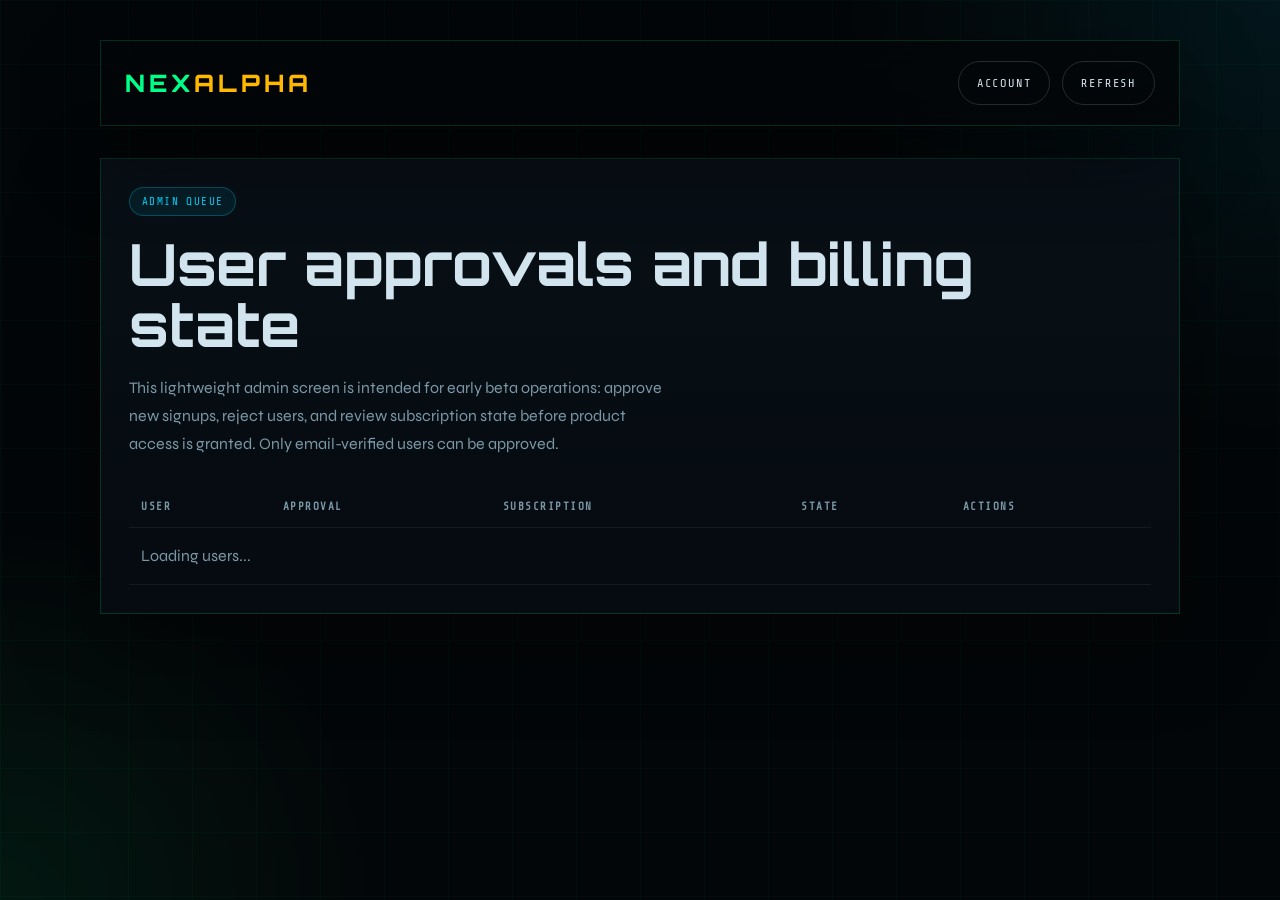
<file: admin.html>
<!DOCTYPE html>
<html lang="en">

<head>
    <meta charset="UTF-8">
    <meta name="viewport" content="width=device-width, initial-scale=1.0">
    <title>NexAlpha | Admin</title>
    <link rel="preconnect" href="https://fonts.googleapis.com">
    <link rel="preconnect" href="https://fonts.gstatic.com" crossorigin>
    <link
        href="https://fonts.googleapis.com/css2?family=Share+Tech+Mono&family=Orbitron:wght@400;700;900&family=Syne:wght@400;600;800&display=swap"
        rel="stylesheet">
    <link rel="stylesheet" href="assets/css/portal.css">
</head>

<body>
    <div class="portal-shell">
        <nav class="portal-nav">
            <a class="portal-brand" href="index.html">NEX<span>ALPHA</span></a>
            <div class="portal-nav-links">
                <a class="portal-link" href="account.html">Account</a>
                <button class="portal-button-secondary" type="button" data-admin-refresh>Refresh</button>
            </div>
        </nav>

        <section class="card">
            <div class="status-badge info">Admin Queue</div>
            <h1 class="hero-title">User approvals and billing state</h1>
            <p class="hero-copy">
                This lightweight admin screen is intended for early beta operations: approve new signups, reject users,
                and review subscription state before product access is granted. Only email-verified users can be approved.
            </p>
            <div class="message" data-admin-message></div>

            <table class="admin-table">
                <thead>
                    <tr>
                        <th>User</th>
                        <th>Approval</th>
                        <th>Subscription</th>
                        <th>State</th>
                        <th>Actions</th>
                    </tr>
                </thead>
                <tbody data-admin-body>
                    <tr>
                        <td colspan="5" class="muted">Loading users...</td>
                    </tr>
                </tbody>
            </table>
        </section>
    </div>

    <script src="assets/js/config.js"></script>
    <script type="module" src="assets/js/admin.js"></script>
</body>

</html>
</file>
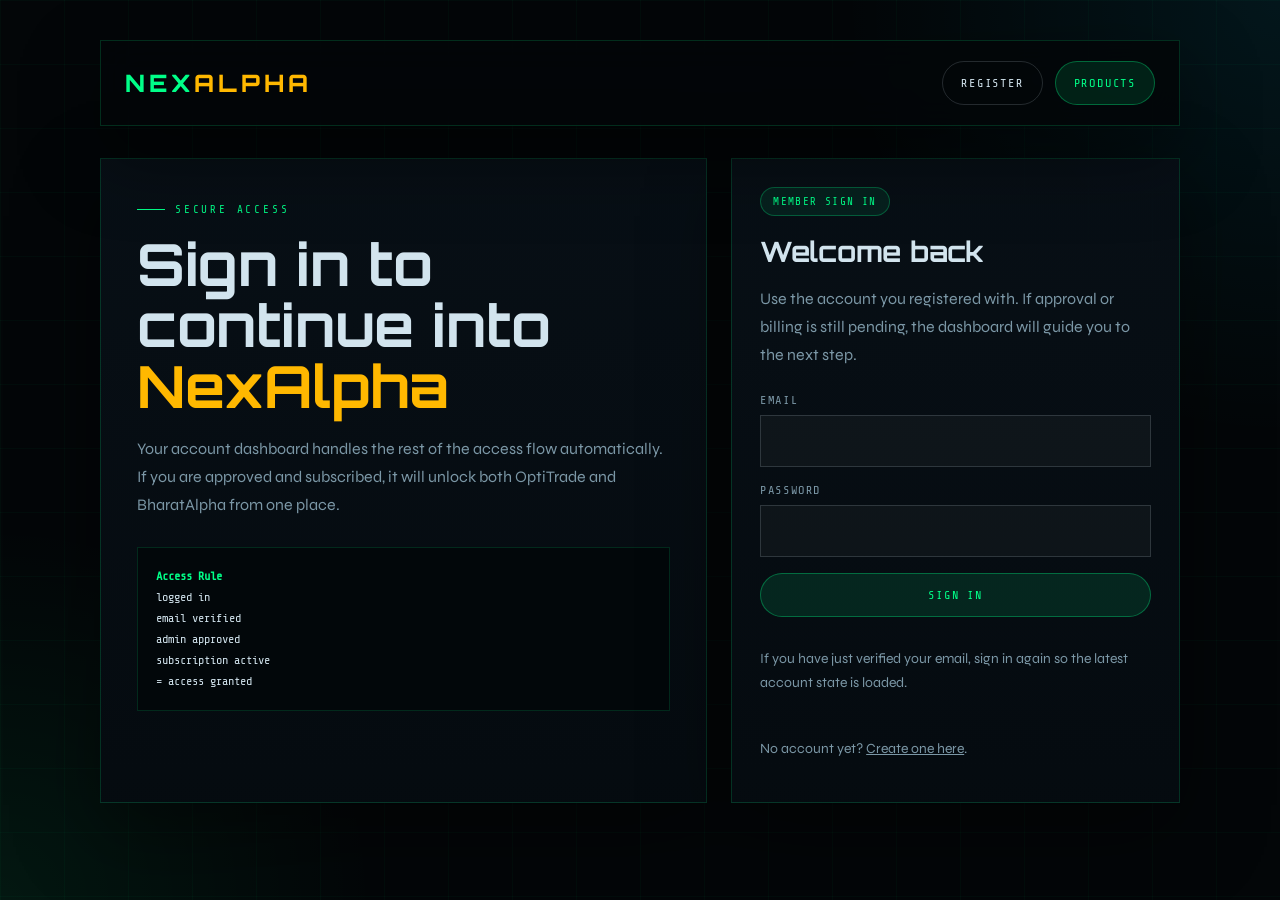
<file: login.html>
<!DOCTYPE html>
<html lang="en">

<head>
    <meta charset="UTF-8">
    <meta name="viewport" content="width=device-width, initial-scale=1.0">
    <title>NexAlpha | Sign In</title>
    <link rel="preconnect" href="https://fonts.googleapis.com">
    <link rel="preconnect" href="https://fonts.gstatic.com" crossorigin>
    <link
        href="https://fonts.googleapis.com/css2?family=Share+Tech+Mono&family=Orbitron:wght@400;700;900&family=Syne:wght@400;600;800&display=swap"
        rel="stylesheet">
    <link rel="stylesheet" href="assets/css/portal.css">
</head>

<body>
    <div class="portal-shell">
        <nav class="portal-nav">
            <a class="portal-brand" href="index.html">NEX<span>ALPHA</span></a>
            <div class="portal-nav-links">
                <a class="portal-link" href="register.html">Register</a>
                <a class="portal-button" href="index.html#products">Products</a>
            </div>
        </nav>

        <div class="portal-grid">
            <section class="hero-panel">
                <div class="eyebrow">Secure Access</div>
                <h1 class="hero-title">Sign in to continue into <em>NexAlpha</em></h1>
                <p class="hero-copy">
                    Your account dashboard handles the rest of the access flow automatically. If you are approved and
                    subscribed, it will unlock both OptiTrade and BharatAlpha from one place.
                </p>
                <div class="terminal">
                    <div><strong>Access Rule</strong></div>
                    <div>logged in</div>
                    <div>email verified</div>
                    <div>admin approved</div>
                    <div>subscription active</div>
                    <div>= access granted</div>
                </div>
            </section>

            <section class="card">
                <div class="status-badge success">Member Sign In</div>
                <h2>Welcome back</h2>
                <p class="muted">Use the account you registered with. If approval or billing is still pending, the
                    dashboard will guide you to the next step.</p>

                <form class="portal-form" data-login-form>
                    <div class="field">
                        <label for="email">Email</label>
                        <input id="email" name="email" type="email" autocomplete="email" required>
                    </div>
                    <div class="field">
                        <label for="password">Password</label>
                        <input id="password" name="password" type="password" autocomplete="current-password" required>
                    </div>
                    <button class="portal-button" type="submit">Sign In</button>
                    <p class="hint">If you have just verified your email, sign in again so the latest account state is
                        loaded.</p>
                </form>

                <div class="message" data-form-message></div>

                <p class="footer-copy">No account yet? <a href="register.html">Create one here</a>.</p>
            </section>
        </div>
    </div>

    <script src="assets/js/config.js"></script>
    <script type="module" src="assets/js/login.js"></script>
</body>

</html>
</file>
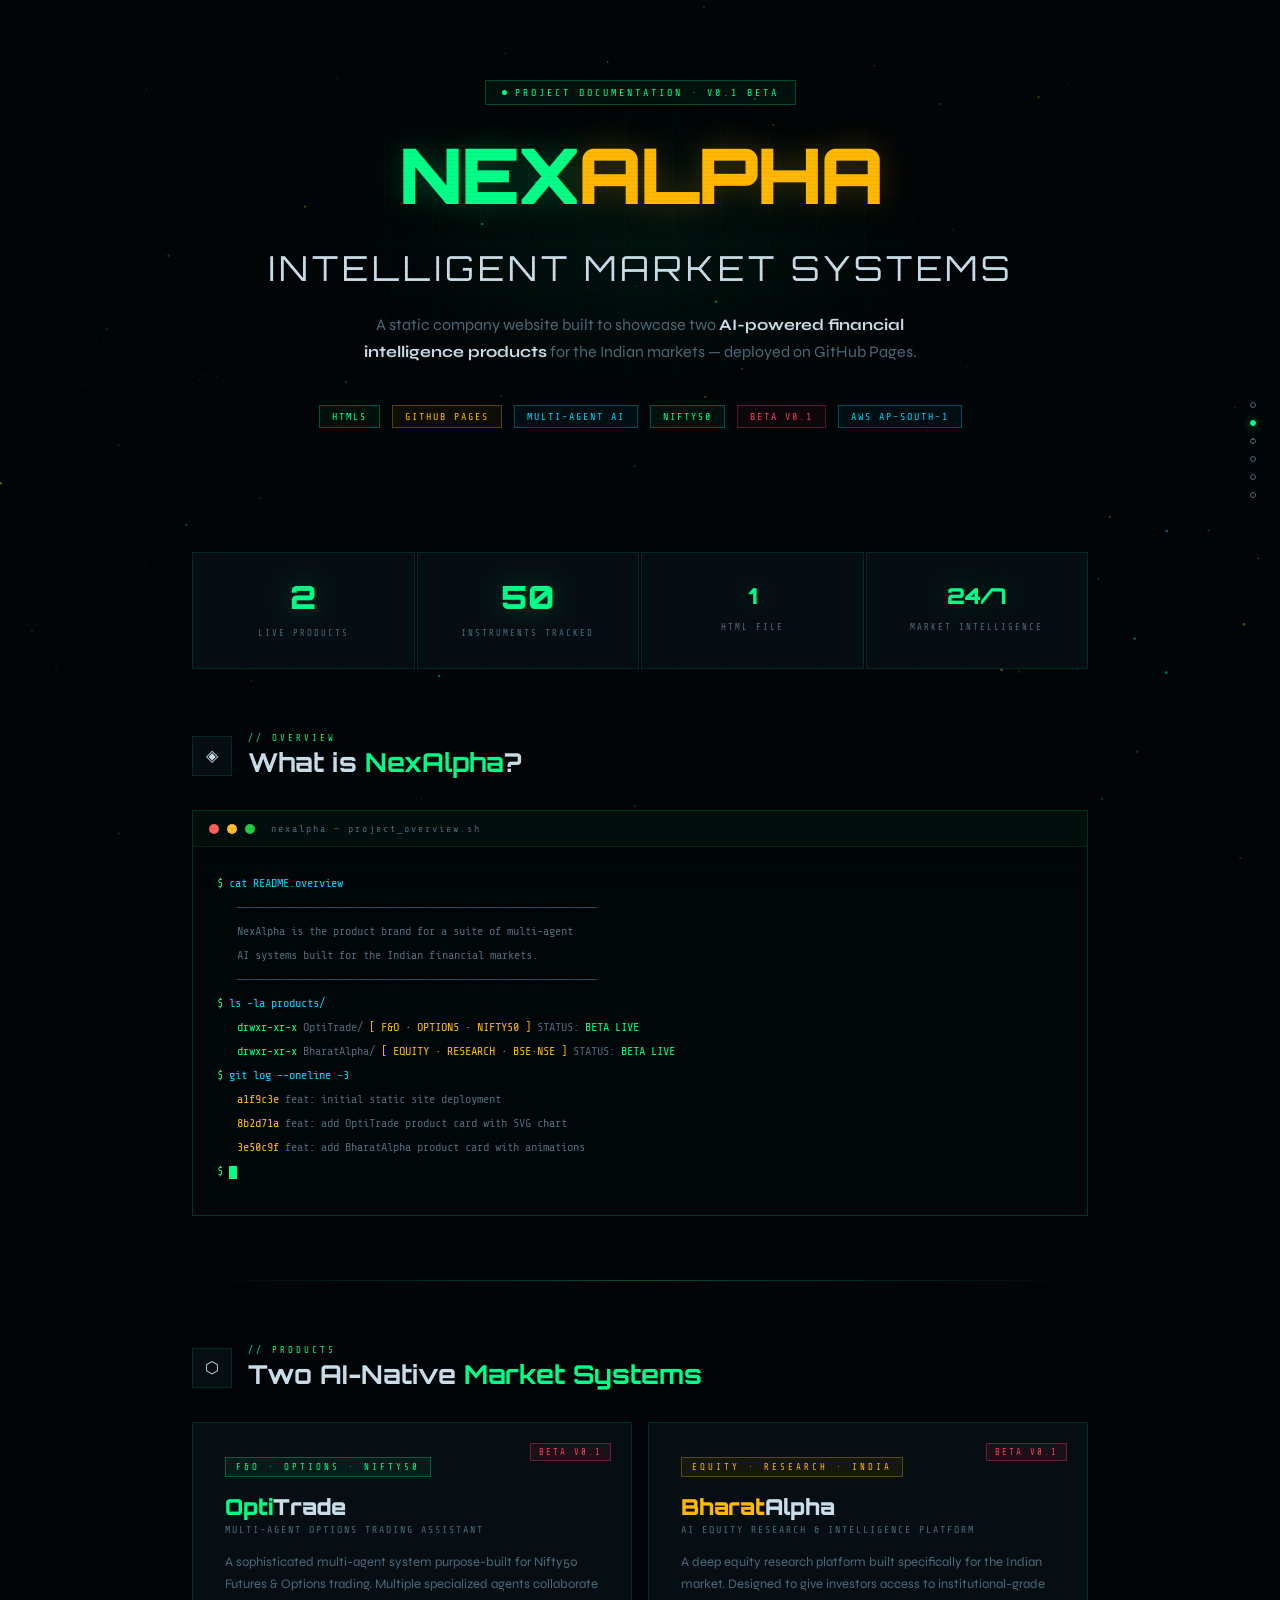
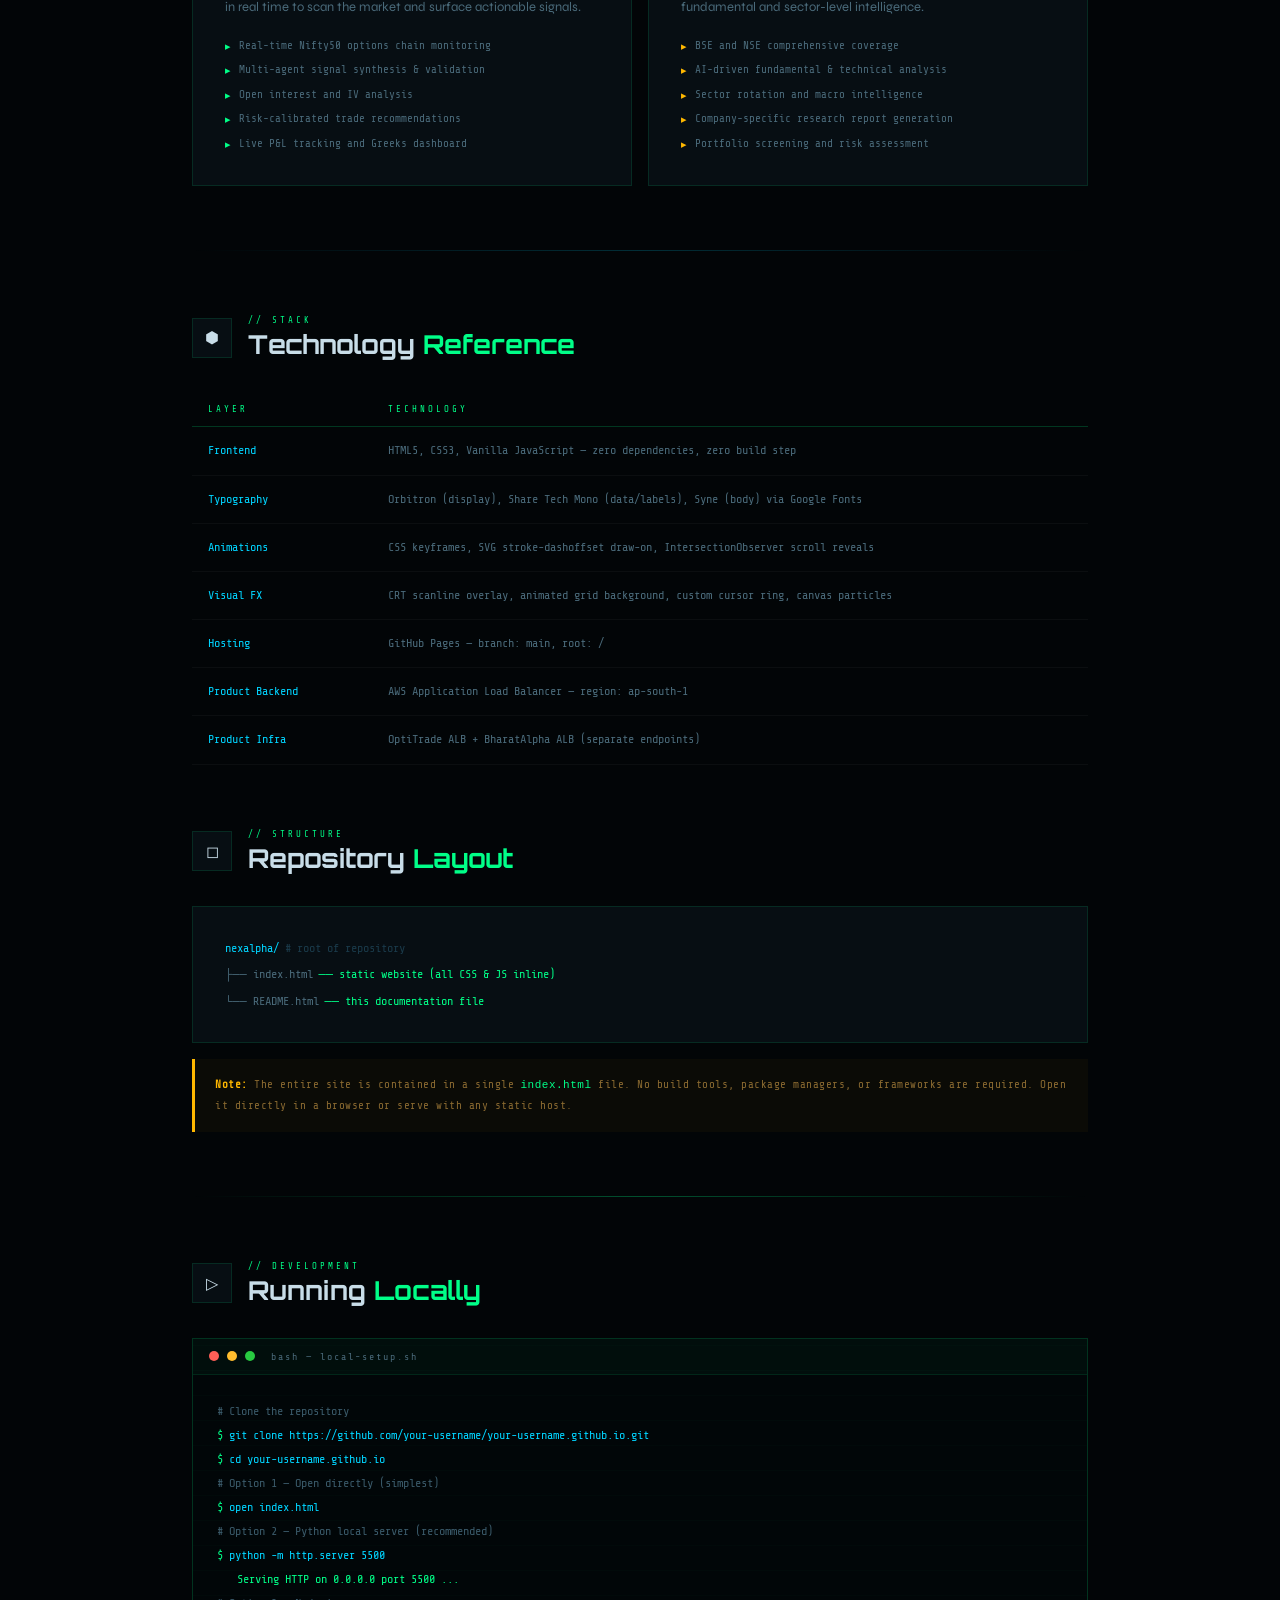
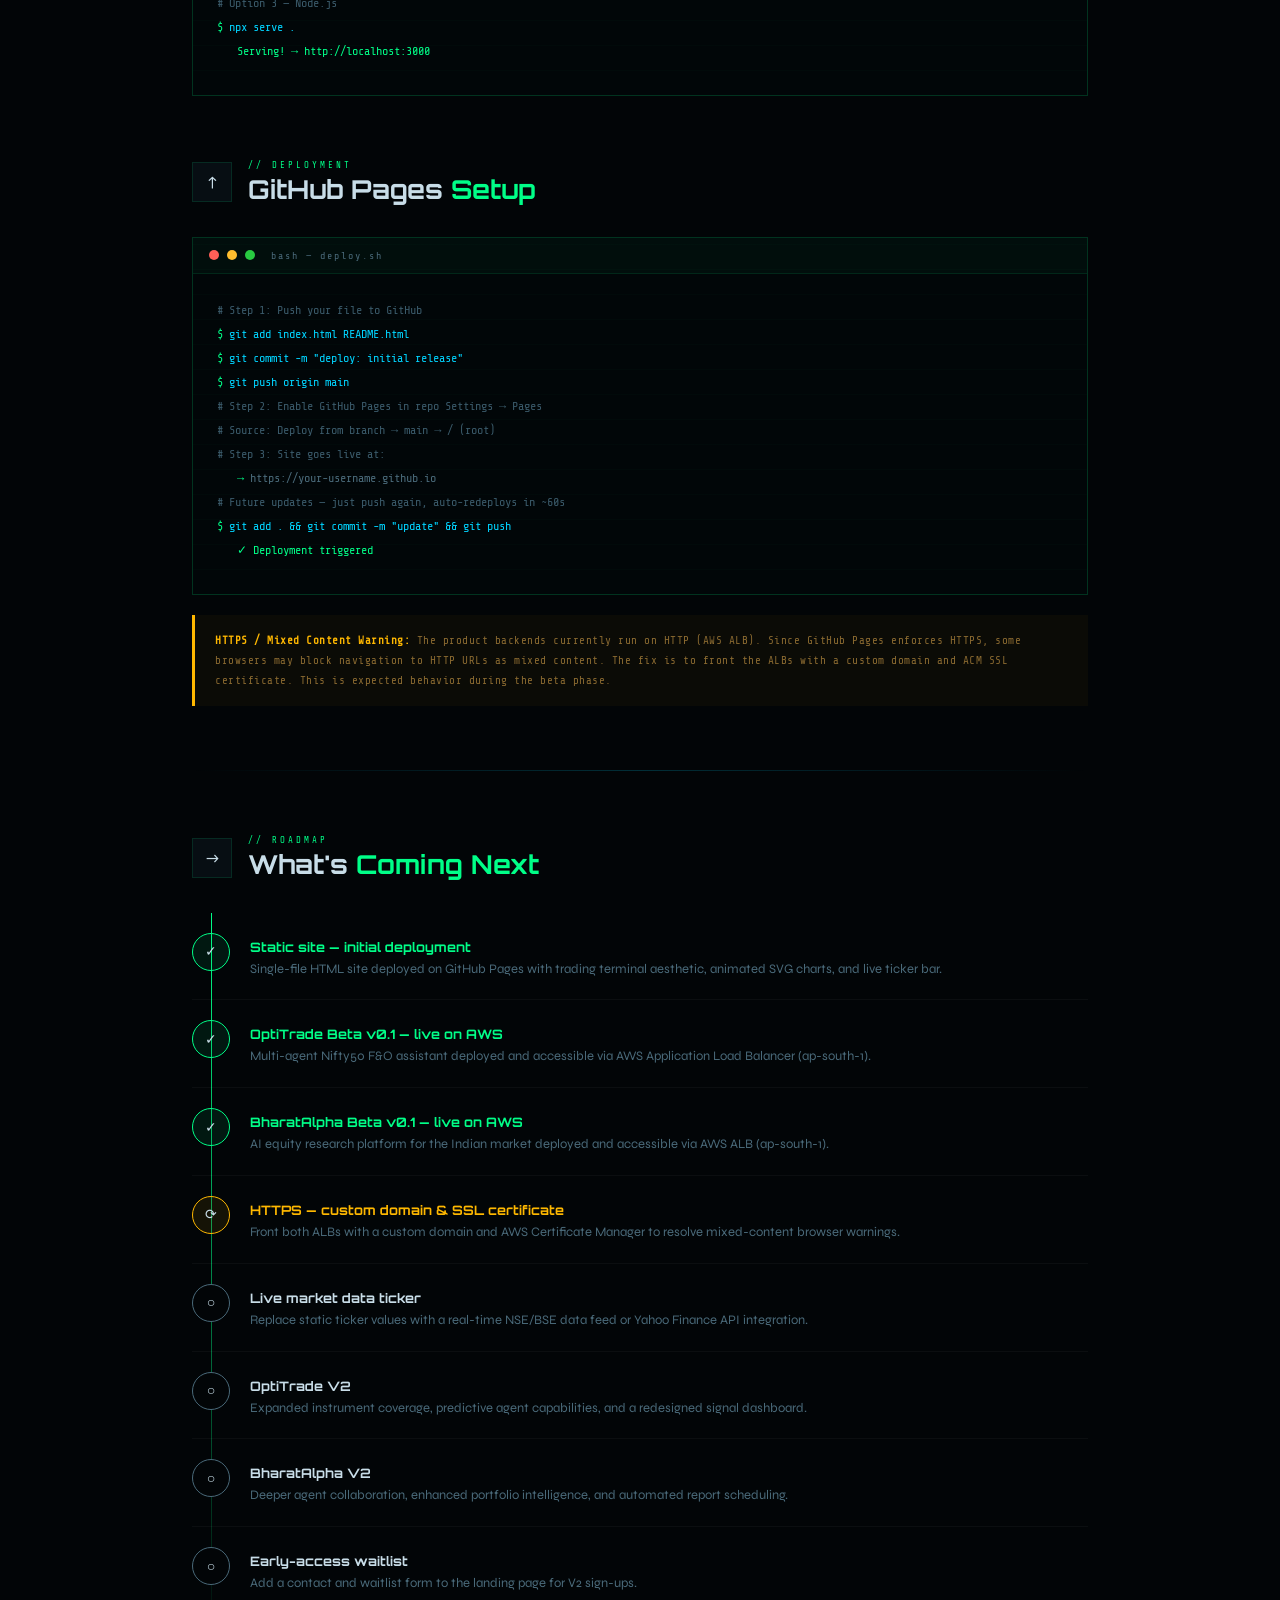
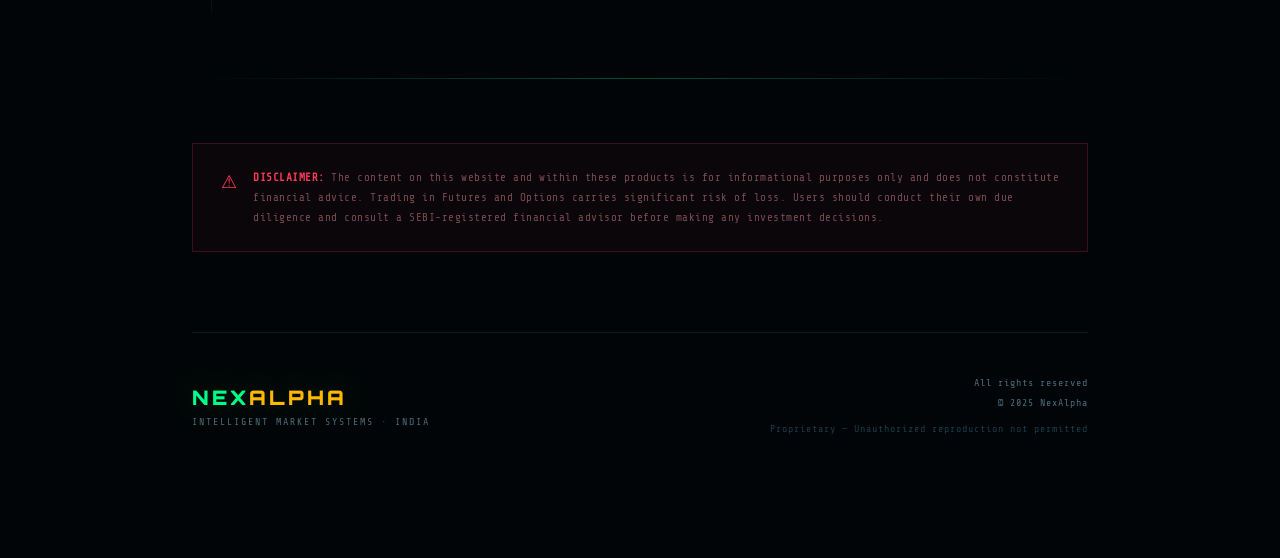
<file: README.html>
<!DOCTYPE html>
<html lang="en">
<head>
<meta charset="UTF-8">
<meta name="viewport" content="width=device-width, initial-scale=1.0">
<title>NexAlpha — Project README</title>
<link href="https://fonts.googleapis.com/css2?family=Share+Tech+Mono&family=Orbitron:wght@400;700;900&family=Syne:wght@300;400;600;800&display=swap" rel="stylesheet">
<style>
  :root {
    --bg: #020507;
    --surface: #070e13;
    --surface2: #0b1820;
    --green: #00ff88;
    --amber: #ffb800;
    --red: #ff3b5c;
    --cyan: #00d4ff;
    --blue: #0066ff;
    --text: #c8dde8;
    --text-dim: #4a6a7a;
    --border: rgba(0,255,136,0.12);
    --glow: 0 0 30px rgba(0,255,136,0.25);
    --glow-amber: 0 0 30px rgba(255,184,0,0.25);
    --glow-cyan: 0 0 30px rgba(0,212,255,0.25);
  }

  * { margin:0; padding:0; box-sizing:border-box; }
  html { scroll-behavior: smooth; }

  body {
    background: var(--bg);
    color: var(--text);
    font-family: 'Syne', sans-serif;
    overflow-x: hidden;
    min-height: 100vh;
  }

  /* ── CANVAS PARTICLES ── */
  #particles {
    position: fixed;
    inset: 0;
    z-index: 0;
    pointer-events: none;
  }

  /* ── SCAN LINES ── */
  body::before {
    content:'';
    position:fixed; inset:0;
    background: repeating-linear-gradient(0deg, transparent, transparent 3px, rgba(0,0,0,0.04) 3px, rgba(0,0,0,0.04) 4px);
    pointer-events:none;
    z-index:9998;
  }

  /* ── GRID BG ── */
  body::after {
    content:'';
    position:fixed; inset:0;
    background-image:
      linear-gradient(rgba(0,255,136,0.025) 1px, transparent 1px),
      linear-gradient(90deg, rgba(0,255,136,0.025) 1px, transparent 1px);
    background-size: 48px 48px;
    pointer-events:none;
    z-index:0;
  }

  .wrap {
    position: relative;
    z-index: 10;
    max-width: 960px;
    margin: 0 auto;
    padding: 0 32px 120px;
  }

  /* ── HERO ── */
  .hero {
    padding: 80px 0 60px;
    text-align: center;
    position: relative;
  }

  .hero-glow {
    position: absolute;
    top: 50%; left: 50%;
    transform: translate(-50%,-50%);
    width: 600px; height: 300px;
    background: radial-gradient(ellipse, rgba(0,255,136,0.06) 0%, transparent 70%);
    pointer-events: none;
  }

  .badge {
    display: inline-flex;
    align-items: center;
    gap: 8px;
    font-family: 'Share Tech Mono', monospace;
    font-size: 10px;
    letter-spacing: 3px;
    text-transform: uppercase;
    color: var(--green);
    border: 1px solid rgba(0,255,136,0.25);
    background: rgba(0,255,136,0.05);
    padding: 6px 16px;
    margin-bottom: 32px;
    animation: fadeSlideDown 0.8s ease forwards;
    opacity: 0;
  }

  .badge-dot {
    width: 5px; height: 5px;
    background: var(--green);
    border-radius: 50%;
    animation: pulse 1.5s ease-in-out infinite;
  }

  @keyframes pulse {
    0%,100% { opacity:1; transform: scale(1); }
    50% { opacity:0.4; transform: scale(0.7); }
  }

  .hero h1 {
    font-family: 'Orbitron', monospace;
    font-size: clamp(36px, 6vw, 80px);
    font-weight: 900;
    line-height: 1;
    letter-spacing: -2px;
    margin-bottom: 20px;
    animation: fadeSlideDown 0.8s ease 0.2s forwards;
    opacity: 0;
  }

  .hero h1 .g { color: var(--green); text-shadow: var(--glow); }
  .hero h1 .a { color: var(--amber); text-shadow: var(--glow-amber); }
  .hero h1 .w { color: var(--text); }

  .hero-sub {
    font-size: 16px;
    color: var(--text-dim);
    line-height: 1.7;
    max-width: 560px;
    margin: 0 auto 40px;
    animation: fadeSlideDown 0.8s ease 0.4s forwards;
    opacity: 0;
  }

  .hero-sub strong { color: var(--text); }

  .hero-tags {
    display: flex;
    justify-content: center;
    gap: 12px;
    flex-wrap: wrap;
    animation: fadeSlideDown 0.8s ease 0.6s forwards;
    opacity: 0;
  }

  .htag {
    font-family: 'Share Tech Mono', monospace;
    font-size: 10px;
    letter-spacing: 2px;
    padding: 5px 12px;
    border: 1px solid;
    text-transform: uppercase;
  }

  .htag.green { color: var(--green); border-color: rgba(0,255,136,0.3); background: rgba(0,255,136,0.05); }
  .htag.amber { color: var(--amber); border-color: rgba(255,184,0,0.3); background: rgba(255,184,0,0.05); }
  .htag.cyan  { color: var(--cyan);  border-color: rgba(0,212,255,0.3);  background: rgba(0,212,255,0.05); }
  .htag.red   { color: var(--red);   border-color: rgba(255,59,92,0.3);   background: rgba(255,59,92,0.05); }

  @keyframes fadeSlideDown {
    from { opacity:0; transform: translateY(-20px); }
    to   { opacity:1; transform: translateY(0); }
  }

  /* ── DIVIDER ── */
  .divider {
    height: 1px;
    background: linear-gradient(to right, transparent, rgba(0,255,136,0.3), transparent);
    margin: 48px 0;
  }

  /* ── STATS ROW ── */
  .stats-row {
    display: grid;
    grid-template-columns: repeat(4,1fr);
    gap: 2px;
    margin: 48px 0;
  }

  .stat-box {
    background: var(--surface);
    border: 1px solid var(--border);
    padding: 28px 20px;
    text-align: center;
    position: relative;
    overflow: hidden;
    transition: border-color 0.3s;
  }

  .stat-box::before {
    content:'';
    position:absolute; bottom:0; left:0; right:0;
    height: 2px;
    background: var(--green);
    transform: scaleX(0);
    transition: transform 0.4s ease;
    transform-origin: left;
  }

  .stat-box:hover { border-color: rgba(0,255,136,0.35); }
  .stat-box:hover::before { transform: scaleX(1); }

  .stat-val {
    font-family: 'Orbitron', monospace;
    font-size: 32px;
    font-weight: 900;
    color: var(--green);
    display: block;
    text-shadow: var(--glow);
    line-height: 1;
    margin-bottom: 8px;
  }

  .stat-lbl {
    font-family: 'Share Tech Mono', monospace;
    font-size: 9px;
    letter-spacing: 2px;
    color: var(--text-dim);
    text-transform: uppercase;
  }

  /* ── SECTION ── */
  .section {
    margin: 64px 0;
    opacity: 0;
    transform: translateY(40px);
    transition: opacity 0.7s ease, transform 0.7s ease;
  }

  .section.visible {
    opacity: 1;
    transform: none;
  }

  .section-header {
    display: flex;
    align-items: center;
    gap: 16px;
    margin-bottom: 32px;
  }

  .section-icon {
    width: 40px; height: 40px;
    border: 1px solid var(--border);
    display: flex; align-items: center; justify-content: center;
    font-size: 16px;
    background: var(--surface);
    flex-shrink: 0;
  }

  .section-label {
    font-family: 'Share Tech Mono', monospace;
    font-size: 9px;
    letter-spacing: 3px;
    color: var(--green);
    text-transform: uppercase;
    margin-bottom: 4px;
  }

  .section-title {
    font-family: 'Orbitron', monospace;
    font-size: clamp(18px, 2.5vw, 26px);
    font-weight: 700;
    color: var(--text);
    line-height: 1.2;
  }

  .section-title em { font-style:normal; color: var(--green); }

  /* ── PRODUCT CARDS ── */
  .product-grid {
    display: grid;
    grid-template-columns: 1fr 1fr;
    gap: 16px;
  }

  .product-card {
    background: var(--surface);
    border: 1px solid var(--border);
    padding: 32px;
    position: relative;
    overflow: hidden;
    transition: all 0.35s;
    cursor: default;
  }

  .product-card::after {
    content:'';
    position:absolute;
    top:-60%; left:-60%;
    width:220%; height:220%;
    background: radial-gradient(circle, rgba(0,255,136,0.04) 0%, transparent 60%);
    opacity:0;
    transition: opacity 0.4s;
    pointer-events:none;
  }

  .product-card:hover { border-color: rgba(0,255,136,0.35); transform: translateY(-4px); box-shadow: 0 20px 60px rgba(0,0,0,0.4); }
  .product-card:hover::after { opacity:1; }

  .product-card.amber-card:hover { border-color: rgba(255,184,0,0.35); }
  .product-card.amber-card::after { background: radial-gradient(circle, rgba(255,184,0,0.04) 0%, transparent 60%); }

  .pc-tag {
    font-family: 'Share Tech Mono', monospace;
    font-size: 9px;
    letter-spacing: 3px;
    text-transform: uppercase;
    padding: 4px 10px;
    display: inline-block;
    margin-bottom: 16px;
  }

  .pc-tag.green { color: var(--green); border: 1px solid rgba(0,255,136,0.3); background: rgba(0,255,136,0.06); }
  .pc-tag.amber { color: var(--amber); border: 1px solid rgba(255,184,0,0.3);  background: rgba(255,184,0,0.06); }

  .pc-name {
    font-family: 'Orbitron', monospace;
    font-size: 22px;
    font-weight: 900;
    color: var(--text);
    margin-bottom: 4px;
  }

  .pc-name .g { color: var(--green); }
  .pc-name .a { color: var(--amber); }

  .pc-sub {
    font-family: 'Share Tech Mono', monospace;
    font-size: 10px;
    letter-spacing: 2px;
    color: var(--text-dim);
    text-transform: uppercase;
    margin-bottom: 16px;
  }

  .pc-desc {
    font-size: 13px;
    color: var(--text-dim);
    line-height: 1.7;
    margin-bottom: 20px;
  }

  .pc-features {
    display: flex;
    flex-direction: column;
    gap: 7px;
  }

  .pf {
    font-family: 'Share Tech Mono', monospace;
    font-size: 11px;
    color: var(--text-dim);
    display: flex;
    align-items: flex-start;
    gap: 8px;
    line-height: 1.5;
  }

  .pf::before { content: '▸'; flex-shrink:0; margin-top:1px; }
  .pf.g::before { color: var(--green); }
  .pf.a::before { color: var(--amber); }

  .pc-status {
    position: absolute;
    top: 20px; right: 20px;
    font-family: 'Share Tech Mono', monospace;
    font-size: 9px;
    letter-spacing: 2px;
    color: var(--red);
    border: 1px solid rgba(255,59,92,0.35);
    background: rgba(255,59,92,0.08);
    padding: 3px 8px;
    text-transform: uppercase;
  }

  /* ── TECH TABLE ── */
  .tech-table {
    width: 100%;
    border-collapse: collapse;
    font-family: 'Share Tech Mono', monospace;
    font-size: 12px;
  }

  .tech-table thead tr {
    border-bottom: 1px solid rgba(0,255,136,0.2);
  }

  .tech-table th {
    font-size: 9px;
    letter-spacing: 3px;
    color: var(--green);
    text-transform: uppercase;
    padding: 12px 16px;
    text-align: left;
    font-weight: 400;
  }

  .tech-table td {
    padding: 14px 16px;
    color: var(--text-dim);
    border-bottom: 1px solid rgba(255,255,255,0.04);
    vertical-align: top;
    line-height: 1.6;
    transition: background 0.2s;
  }

  .tech-table tr:hover td { background: rgba(0,255,136,0.03); }

  .tech-table td:first-child {
    color: var(--cyan);
    white-space: nowrap;
    width: 180px;
  }

  /* ── TERMINAL ── */
  .terminal {
    background: #010608;
    border: 1px solid rgba(0,255,136,0.18);
    position: relative;
    overflow: hidden;
  }

  .terminal::before {
    content:'';
    position:absolute; inset:0;
    background: repeating-linear-gradient(0deg, transparent, transparent 24px, rgba(0,255,136,0.015) 24px, rgba(0,255,136,0.015) 25px);
    pointer-events:none;
  }

  .term-bar {
    display: flex;
    align-items: center;
    gap: 8px;
    padding: 12px 16px;
    border-bottom: 1px solid rgba(0,255,136,0.1);
    background: rgba(0,255,136,0.03);
  }

  .term-dot { width:10px; height:10px; border-radius:50%; }
  .term-dot.r { background: #ff5f57; }
  .term-dot.y { background: #ffbd2e; }
  .term-dot.g { background: #28ca41; }

  .term-title {
    font-family: 'Share Tech Mono', monospace;
    font-size: 10px;
    color: var(--text-dim);
    letter-spacing: 2px;
    margin-left: 8px;
  }

  .term-body {
    padding: 24px 24px 32px;
    font-family: 'Share Tech Mono', monospace;
    font-size: 12px;
    line-height: 2;
  }

  .tl { display: block; }
  .tl .p  { color: var(--green); }
  .tl .c  { color: var(--cyan); }
  .tl .o  { color: var(--text-dim); padding-left: 20px; }
  .tl .up { color: var(--green); }
  .tl .dn { color: var(--red); }
  .tl .am { color: var(--amber); }
  .tl .cm { color: #3a5a6a; }

  .tcursor {
    display: inline-block;
    width: 8px; height: 13px;
    background: var(--green);
    vertical-align: middle;
    animation: blink 0.9s step-end infinite;
  }

  @keyframes blink { 0%,100%{opacity:1} 50%{opacity:0} }

  /* ── ROADMAP ── */
  .roadmap {
    display: flex;
    flex-direction: column;
    gap: 0;
    position: relative;
  }

  .roadmap::before {
    content:'';
    position:absolute;
    left: 19px; top:0; bottom:0;
    width:1px;
    background: linear-gradient(to bottom, var(--green), rgba(0,255,136,0.05));
  }

  .rm-item {
    display: flex;
    align-items: flex-start;
    gap: 20px;
    padding: 20px 0;
    border-bottom: 1px solid rgba(255,255,255,0.04);
    position: relative;
    transition: all 0.3s;
  }

  .rm-item:last-child { border-bottom: none; }
  .rm-item:hover { padding-left: 8px; }

  .rm-dot {
    width: 38px; height: 38px;
    border-radius: 50%;
    border: 1px solid;
    display: flex; align-items: center; justify-content: center;
    font-size: 14px;
    flex-shrink: 0;
    background: var(--bg);
    position: relative;
    z-index: 1;
    transition: all 0.3s;
  }

  .rm-dot.done  { border-color: var(--green); background: rgba(0,255,136,0.08); }
  .rm-dot.todo  { border-color: var(--text-dim); background: var(--bg); }
  .rm-dot.next  { border-color: var(--amber); background: rgba(255,184,0,0.08); animation: rmPulse 2s ease-in-out infinite; }

  @keyframes rmPulse {
    0%,100% { box-shadow: 0 0 0 0 rgba(255,184,0,0); }
    50% { box-shadow: 0 0 0 6px rgba(255,184,0,0.1); }
  }

  .rm-item:hover .rm-dot.todo { border-color: var(--text); }

  .rm-content { padding-top: 6px; }

  .rm-title {
    font-family: 'Orbitron', monospace;
    font-size: 13px;
    font-weight: 700;
    color: var(--text);
    margin-bottom: 4px;
  }

  .rm-desc {
    font-size: 13px;
    color: var(--text-dim);
    line-height: 1.6;
  }

  .rm-item.done-item .rm-title { color: var(--green); }
  .rm-item.next-item .rm-title { color: var(--amber); }

  /* ── STRUCTURE ── */
  .file-tree {
    background: var(--surface);
    border: 1px solid var(--border);
    padding: 28px 32px;
    font-family: 'Share Tech Mono', monospace;
    font-size: 12px;
    line-height: 2.2;
  }

  .ft-dir { color: var(--cyan); }
  .ft-file { color: var(--text-dim); }
  .ft-file span { color: var(--green); }
  .ft-comment { color: #2a4a5a; }

  /* ── DISCLAIMER ── */
  .disclaimer {
    background: rgba(255,59,92,0.04);
    border: 1px solid rgba(255,59,92,0.2);
    padding: 24px 28px;
    display: flex;
    gap: 16px;
    align-items: flex-start;
  }

  .disc-icon {
    font-size: 18px;
    flex-shrink: 0;
    color: var(--red);
    line-height: 1.6;
  }

  .disc-text {
    font-family: 'Share Tech Mono', monospace;
    font-size: 11px;
    color: #7a4a52;
    letter-spacing: 0.5px;
    line-height: 1.8;
  }

  .disc-text strong { color: var(--red); }

  /* ── FOOTER ── */
  .footer {
    margin-top: 80px;
    padding-top: 40px;
    border-top: 1px solid var(--border);
    display: flex;
    justify-content: space-between;
    align-items: center;
    flex-wrap: wrap;
    gap: 20px;
  }

  .footer-logo {
    font-family: 'Orbitron', monospace;
    font-size: 20px;
    font-weight: 900;
    color: var(--green);
    text-shadow: var(--glow);
    letter-spacing: 3px;
  }

  .footer-logo span { color: var(--amber); }

  .footer-copy {
    font-family: 'Share Tech Mono', monospace;
    font-size: 10px;
    color: var(--text-dim);
    letter-spacing: 1px;
    line-height: 2;
    text-align: right;
  }

  /* ── GLOW LINES (decoration) ── */
  .gline {
    height: 1px;
    margin: 64px 0;
    background: linear-gradient(to right, transparent, rgba(0,212,255,0.2), transparent);
  }

  /* ── CODE BLOCK ── */
  .code-block {
    background: #010608;
    border: 1px solid rgba(0,212,255,0.12);
    padding: 20px 24px;
    font-family: 'Share Tech Mono', monospace;
    font-size: 12px;
    line-height: 2;
    overflow-x: auto;
    position: relative;
  }

  .code-block .cb-lang {
    position: absolute;
    top: 10px; right: 14px;
    font-size: 9px;
    letter-spacing: 2px;
    color: var(--text-dim);
    text-transform: uppercase;
  }

  .cb-kw  { color: var(--cyan); }
  .cb-str { color: var(--amber); }
  .cb-cmt { color: #2a4a5a; }
  .cb-fn  { color: var(--green); }
  .cb-num { color: var(--red); }

  /* ── NOTE BOX ── */
  .note-box {
    background: rgba(255,184,0,0.04);
    border-left: 3px solid var(--amber);
    padding: 16px 20px;
    margin: 20px 0;
  }

  .note-box p {
    font-family: 'Share Tech Mono', monospace;
    font-size: 11px;
    color: #8a6a30;
    letter-spacing: 0.5px;
    line-height: 1.8;
  }

  .note-box strong { color: var(--amber); }

  /* ── SCROLL PROGRESS ── */
  #progress {
    position: fixed;
    top: 0; left: 0;
    height: 2px;
    background: linear-gradient(to right, var(--green), var(--cyan));
    z-index: 9999;
    transition: width 0.1s linear;
    box-shadow: 0 0 10px rgba(0,255,136,0.5);
  }

  /* ── NAV SIDEBAR DOTS ── */
  #nav-dots {
    position: fixed;
    right: 24px;
    top: 50%;
    transform: translateY(-50%);
    display: flex;
    flex-direction: column;
    gap: 12px;
    z-index: 100;
  }

  .nav-dot {
    width: 6px; height: 6px;
    border: 1px solid var(--text-dim);
    border-radius: 50%;
    cursor: pointer;
    transition: all 0.3s;
    position: relative;
  }

  .nav-dot.active {
    background: var(--green);
    border-color: var(--green);
    box-shadow: 0 0 8px rgba(0,255,136,0.6);
  }

  .nav-dot:hover { border-color: var(--green); }

  .nav-dot .nd-label {
    position: absolute;
    right: 16px; top: 50%;
    transform: translateY(-50%);
    font-family: 'Share Tech Mono', monospace;
    font-size: 9px;
    letter-spacing: 1px;
    color: var(--text-dim);
    white-space: nowrap;
    opacity: 0;
    transition: opacity 0.2s;
    pointer-events: none;
    text-transform: uppercase;
  }

  .nav-dot:hover .nd-label { opacity: 1; }

  @media (max-width: 700px) {
    .product-grid { grid-template-columns: 1fr; }
    .stats-row { grid-template-columns: 1fr 1fr; }
    #nav-dots { display: none; }
    .footer { flex-direction: column; text-align: center; }
    .footer-copy { text-align: center; }
  }
</style>
</head>
<body>

<div id="progress"></div>
<canvas id="particles"></canvas>

<div id="nav-dots">
  <div class="nav-dot active" onclick="scrollTo(0,0)"><span class="nd-label">Top</span></div>
  <div class="nav-dot" onclick="document.getElementById('s-overview').scrollIntoView({behavior:'smooth'})"><span class="nd-label">Overview</span></div>
  <div class="nav-dot" onclick="document.getElementById('s-products').scrollIntoView({behavior:'smooth'})"><span class="nd-label">Products</span></div>
  <div class="nav-dot" onclick="document.getElementById('s-tech').scrollIntoView({behavior:'smooth'})"><span class="nd-label">Tech Stack</span></div>
  <div class="nav-dot" onclick="document.getElementById('s-deploy').scrollIntoView({behavior:'smooth'})"><span class="nd-label">Deploy</span></div>
  <div class="nav-dot" onclick="document.getElementById('s-roadmap').scrollIntoView({behavior:'smooth'})"><span class="nd-label">Roadmap</span></div>
</div>

<div class="wrap">

  <!-- HERO -->
  <div class="hero">
    <div class="hero-glow"></div>
    <div class="badge"><div class="badge-dot"></div> Project Documentation · v0.1 Beta</div>
    <h1>
      <span class="g">NEX</span><span class="a">ALPHA</span><br>
      <span class="w" style="font-size:0.45em; letter-spacing:4px; font-weight:400;">INTELLIGENT MARKET SYSTEMS</span>
    </h1>
    <p class="hero-sub">
      A static company website built to showcase two <strong>AI-powered financial intelligence products</strong> for the Indian markets — deployed on GitHub Pages.
    </p>
    <div class="hero-tags">
      <span class="htag green">HTML5</span>
      <span class="htag amber">GitHub Pages</span>
      <span class="htag cyan">Multi-Agent AI</span>
      <span class="htag green">Nifty50</span>
      <span class="htag red">Beta v0.1</span>
      <span class="htag cyan">AWS ap-south-1</span>
    </div>
  </div>

  <!-- STATS -->
  <div class="stats-row section" id="s-overview">
    <div class="stat-box">
      <span class="stat-val" data-target="2">0</span>
      <span class="stat-lbl">Live Products</span>
    </div>
    <div class="stat-box">
      <span class="stat-val" data-target="50">0</span>
      <span class="stat-lbl">Instruments Tracked</span>
    </div>
    <div class="stat-box">
      <span class="stat-val" style="font-size:22px; padding-top:4px" data-static="1">1</span>
      <span class="stat-lbl">HTML File</span>
    </div>
    <div class="stat-box">
      <span class="stat-val" style="font-size:22px; padding-top:4px" data-static="24/7">24/7</span>
      <span class="stat-lbl">Market Intelligence</span>
    </div>
  </div>

  <!-- OVERVIEW TERMINAL -->
  <div class="section" id="s-overview2">
    <div class="section-header">
      <div class="section-icon">◈</div>
      <div>
        <div class="section-label">// Overview</div>
        <div class="section-title">What is <em>NexAlpha</em>?</div>
      </div>
    </div>

    <div class="terminal">
      <div class="term-bar">
        <div class="term-dot r"></div>
        <div class="term-dot y"></div>
        <div class="term-dot g"></div>
        <span class="term-title">nexalpha — project_overview.sh</span>
      </div>
      <div class="term-body">
        <span class="tl"><span class="p">$</span> <span class="c">cat README.overview</span></span>
        <span class="tl"><span class="o cm">──────────────────────────────────────────────────</span></span>
        <span class="tl"><span class="o">NexAlpha is the product brand for a suite of multi-agent</span></span>
        <span class="tl"><span class="o">AI systems built for the Indian financial markets.</span></span>
        <span class="tl"><span class="o cm">──────────────────────────────────────────────────</span></span>
        <span class="tl"><span class="p">$</span> <span class="c">ls -la products/</span></span>
        <span class="tl"><span class="o"><span class="up">drwxr-xr-x</span>  OptiTrade/         <span class="am">[ F&O · OPTIONS · NIFTY50 ]</span>    STATUS: <span class="up">BETA LIVE</span></span></span>
        <span class="tl"><span class="o"><span class="up">drwxr-xr-x</span>  BharatAlpha/       <span class="am">[ EQUITY · RESEARCH · BSE·NSE ]</span> STATUS: <span class="up">BETA LIVE</span></span></span>
        <span class="tl"><span class="p">$</span> <span class="c">git log --oneline -3</span></span>
        <span class="tl"><span class="o"><span class="am">a1f9c3e</span> feat: initial static site deployment</span></span>
        <span class="tl"><span class="o"><span class="am">8b2d71a</span> feat: add OptiTrade product card with SVG chart</span></span>
        <span class="tl"><span class="o"><span class="am">3e50c9f</span> feat: add BharatAlpha product card with animations</span></span>
        <span class="tl"><span class="p">$</span> <span class="tcursor"></span></span>
      </div>
    </div>
  </div>

  <div class="divider"></div>

  <!-- PRODUCTS -->
  <div class="section" id="s-products">
    <div class="section-header">
      <div class="section-icon">⬡</div>
      <div>
        <div class="section-label">// Products</div>
        <div class="section-title">Two AI-Native <em>Market Systems</em></div>
      </div>
    </div>

    <div class="product-grid">
      <div class="product-card">
        <div class="pc-status">Beta v0.1</div>
        <div class="pc-tag green">F&O · Options · Nifty50</div>
        <div class="pc-name"><span class="g">Opti</span>Trade</div>
        <div class="pc-sub">Multi-Agent Options Trading Assistant</div>
        <p class="pc-desc">A sophisticated multi-agent system purpose-built for Nifty50 Futures & Options trading. Multiple specialized agents collaborate in real time to scan the market and surface actionable signals.</p>
        <div class="pc-features">
          <span class="pf g">Real-time Nifty50 options chain monitoring</span>
          <span class="pf g">Multi-agent signal synthesis & validation</span>
          <span class="pf g">Open interest and IV analysis</span>
          <span class="pf g">Risk-calibrated trade recommendations</span>
          <span class="pf g">Live P&L tracking and Greeks dashboard</span>
        </div>
      </div>

      <div class="product-card amber-card">
        <div class="pc-status">Beta v0.1</div>
        <div class="pc-tag amber">Equity · Research · India</div>
        <div class="pc-name"><span class="a">Bharat</span>Alpha</div>
        <div class="pc-sub">AI Equity Research & Intelligence Platform</div>
        <p class="pc-desc">A deep equity research platform built specifically for the Indian market. Designed to give investors access to institutional-grade fundamental and sector-level intelligence.</p>
        <div class="pc-features">
          <span class="pf a">BSE and NSE comprehensive coverage</span>
          <span class="pf a">AI-driven fundamental & technical analysis</span>
          <span class="pf a">Sector rotation and macro intelligence</span>
          <span class="pf a">Company-specific research report generation</span>
          <span class="pf a">Portfolio screening and risk assessment</span>
        </div>
      </div>
    </div>
  </div>

  <div class="gline"></div>

  <!-- TECH STACK -->
  <div class="section" id="s-tech">
    <div class="section-header">
      <div class="section-icon">⬢</div>
      <div>
        <div class="section-label">// Stack</div>
        <div class="section-title">Technology <em>Reference</em></div>
      </div>
    </div>

    <table class="tech-table">
      <thead>
        <tr>
          <th>Layer</th>
          <th>Technology</th>
        </tr>
      </thead>
      <tbody>
        <tr><td>Frontend</td><td>HTML5, CSS3, Vanilla JavaScript — zero dependencies, zero build step</td></tr>
        <tr><td>Typography</td><td>Orbitron (display), Share Tech Mono (data/labels), Syne (body) via Google Fonts</td></tr>
        <tr><td>Animations</td><td>CSS keyframes, SVG stroke-dashoffset draw-on, IntersectionObserver scroll reveals</td></tr>
        <tr><td>Visual FX</td><td>CRT scanline overlay, animated grid background, custom cursor ring, canvas particles</td></tr>
        <tr><td>Hosting</td><td>GitHub Pages — branch: main, root: /</td></tr>
        <tr><td>Product Backend</td><td>AWS Application Load Balancer — region: ap-south-1</td></tr>
        <tr><td>Product Infra</td><td>OptiTrade ALB + BharatAlpha ALB (separate endpoints)</td></tr>
      </tbody>
    </table>
  </div>

  <!-- FILE STRUCTURE -->
  <div class="section">
    <div class="section-header">
      <div class="section-icon">◻</div>
      <div>
        <div class="section-label">// Structure</div>
        <div class="section-title">Repository <em>Layout</em></div>
      </div>
    </div>

    <div class="file-tree">
      <span class="ft-dir">nexalpha/                    <span style="color:#1a3a4a"># root of repository</span></span><br>
      <span class="ft-file">├── index.html               <span>── static website (all CSS & JS inline)</span></span><br>
      <span class="ft-file">└── README.html              <span>── this documentation file</span></span>
    </div>

    <div class="note-box" style="margin-top:16px">
      <p><strong>Note:</strong> The entire site is contained in a single <code style="color:var(--green)">index.html</code> file. No build tools, package managers, or frameworks are required. Open it directly in a browser or serve with any static host.</p>
    </div>
  </div>

  <div class="divider"></div>

  <!-- LOCAL DEV -->
  <div class="section" id="s-deploy">
    <div class="section-header">
      <div class="section-icon">▷</div>
      <div>
        <div class="section-label">// Development</div>
        <div class="section-title">Running <em>Locally</em></div>
      </div>
    </div>

    <div class="terminal">
      <div class="term-bar">
        <div class="term-dot r"></div>
        <div class="term-dot y"></div>
        <div class="term-dot g"></div>
        <span class="term-title">bash — local-setup.sh</span>
      </div>
      <div class="term-body">
        <span class="tl"><span class="cm"># Clone the repository</span></span>
        <span class="tl"><span class="p">$</span> <span class="c">git clone https://github.com/your-username/your-username.github.io.git</span></span>
        <span class="tl"><span class="p">$</span> <span class="c">cd your-username.github.io</span></span>
        <span class="tl"> </span>
        <span class="tl"><span class="cm"># Option 1 — Open directly (simplest)</span></span>
        <span class="tl"><span class="p">$</span> <span class="c">open index.html</span></span>
        <span class="tl"> </span>
        <span class="tl"><span class="cm"># Option 2 — Python local server (recommended)</span></span>
        <span class="tl"><span class="p">$</span> <span class="c">python -m http.server 5500</span></span>
        <span class="tl"><span class="o up">Serving HTTP on 0.0.0.0 port 5500 ...</span></span>
        <span class="tl"> </span>
        <span class="tl"><span class="cm"># Option 3 — Node.js</span></span>
        <span class="tl"><span class="p">$</span> <span class="c">npx serve .</span></span>
        <span class="tl"><span class="o up">Serving!  →  http://localhost:3000</span></span>
      </div>
    </div>
  </div>

  <!-- DEPLOYMENT -->
  <div class="section">
    <div class="section-header">
      <div class="section-icon">↑</div>
      <div>
        <div class="section-label">// Deployment</div>
        <div class="section-title">GitHub Pages <em>Setup</em></div>
      </div>
    </div>

    <div class="terminal">
      <div class="term-bar">
        <div class="term-dot r"></div>
        <div class="term-dot y"></div>
        <div class="term-dot g"></div>
        <span class="term-title">bash — deploy.sh</span>
      </div>
      <div class="term-body">
        <span class="tl"><span class="cm"># Step 1: Push your file to GitHub</span></span>
        <span class="tl"><span class="p">$</span> <span class="c">git add index.html README.html</span></span>
        <span class="tl"><span class="p">$</span> <span class="c">git commit -m "deploy: initial release"</span></span>
        <span class="tl"><span class="p">$</span> <span class="c">git push origin main</span></span>
        <span class="tl"> </span>
        <span class="tl"><span class="cm"># Step 2: Enable GitHub Pages in repo Settings → Pages</span></span>
        <span class="tl"><span class="cm"># Source: Deploy from branch → main → / (root)</span></span>
        <span class="tl"> </span>
        <span class="tl"><span class="cm"># Step 3: Site goes live at:</span></span>
        <span class="tl"><span class="o"><span class="up">→</span>  https://your-username.github.io</span></span>
        <span class="tl"> </span>
        <span class="tl"><span class="cm"># Future updates — just push again, auto-redeploys in ~60s</span></span>
        <span class="tl"><span class="p">$</span> <span class="c">git add . && git commit -m "update" && git push</span></span>
        <span class="tl"><span class="o up">✓  Deployment triggered</span></span>
      </div>
    </div>

    <div class="note-box">
      <p><strong>HTTPS / Mixed Content Warning:</strong> The product backends currently run on HTTP (AWS ALB). Since GitHub Pages enforces HTTPS, some browsers may block navigation to HTTP URLs as mixed content. The fix is to front the ALBs with a custom domain and ACM SSL certificate. This is expected behavior during the beta phase.</p>
    </div>
  </div>

  <div class="gline"></div>

  <!-- ROADMAP -->
  <div class="section" id="s-roadmap">
    <div class="section-header">
      <div class="section-icon">→</div>
      <div>
        <div class="section-label">// Roadmap</div>
        <div class="section-title">What's <em>Coming Next</em></div>
      </div>
    </div>

    <div class="roadmap">
      <div class="rm-item done-item">
        <div class="rm-dot done">✓</div>
        <div class="rm-content">
          <div class="rm-title">Static site — initial deployment</div>
          <div class="rm-desc">Single-file HTML site deployed on GitHub Pages with trading terminal aesthetic, animated SVG charts, and live ticker bar.</div>
        </div>
      </div>
      <div class="rm-item done-item">
        <div class="rm-dot done">✓</div>
        <div class="rm-content">
          <div class="rm-title">OptiTrade Beta v0.1 — live on AWS</div>
          <div class="rm-desc">Multi-agent Nifty50 F&O assistant deployed and accessible via AWS Application Load Balancer (ap-south-1).</div>
        </div>
      </div>
      <div class="rm-item done-item">
        <div class="rm-dot done">✓</div>
        <div class="rm-content">
          <div class="rm-title">BharatAlpha Beta v0.1 — live on AWS</div>
          <div class="rm-desc">AI equity research platform for the Indian market deployed and accessible via AWS ALB (ap-south-1).</div>
        </div>
      </div>
      <div class="rm-item next-item">
        <div class="rm-dot next">⟳</div>
        <div class="rm-content">
          <div class="rm-title">HTTPS — custom domain & SSL certificate</div>
          <div class="rm-desc">Front both ALBs with a custom domain and AWS Certificate Manager to resolve mixed-content browser warnings.</div>
        </div>
      </div>
      <div class="rm-item">
        <div class="rm-dot todo">○</div>
        <div class="rm-content">
          <div class="rm-title">Live market data ticker</div>
          <div class="rm-desc">Replace static ticker values with a real-time NSE/BSE data feed or Yahoo Finance API integration.</div>
        </div>
      </div>
      <div class="rm-item">
        <div class="rm-dot todo">○</div>
        <div class="rm-content">
          <div class="rm-title">OptiTrade V2</div>
          <div class="rm-desc">Expanded instrument coverage, predictive agent capabilities, and a redesigned signal dashboard.</div>
        </div>
      </div>
      <div class="rm-item">
        <div class="rm-dot todo">○</div>
        <div class="rm-content">
          <div class="rm-title">BharatAlpha V2</div>
          <div class="rm-desc">Deeper agent collaboration, enhanced portfolio intelligence, and automated report scheduling.</div>
        </div>
      </div>
      <div class="rm-item">
        <div class="rm-dot todo">○</div>
        <div class="rm-content">
          <div class="rm-title">Early-access waitlist</div>
          <div class="rm-desc">Add a contact and waitlist form to the landing page for V2 sign-ups.</div>
        </div>
      </div>
    </div>
  </div>

  <div class="divider"></div>

  <!-- DISCLAIMER -->
  <div class="section">
    <div class="disclaimer">
      <div class="disc-icon">⚠</div>
      <div class="disc-text">
        <strong>DISCLAIMER:</strong> The content on this website and within these products is for informational purposes only and does not constitute financial advice. Trading in Futures and Options carries significant risk of loss. Users should conduct their own due diligence and consult a SEBI-registered financial advisor before making any investment decisions.
      </div>
    </div>
  </div>

  <!-- FOOTER -->
  <div class="footer">
    <div>
      <div class="footer-logo">NEX<span>ALPHA</span></div>
      <div style="font-family:'Share Tech Mono',monospace; font-size:10px; color:var(--text-dim); letter-spacing:2px; margin-top:6px; text-transform:uppercase;">Intelligent Market Systems · India</div>
    </div>
    <div class="footer-copy">
      <div>All rights reserved</div>
      <div>© 2025 NexAlpha</div>
      <div style="margin-top:6px; color:#1a3a4a;">Proprietary — Unauthorized reproduction not permitted</div>
    </div>
  </div>

</div><!-- /wrap -->

<script>
// ── PARTICLES ──
const canvas = document.getElementById('particles');
const ctx = canvas.getContext('2d');
let W, H, particles = [];

function resize() {
  W = canvas.width = window.innerWidth;
  H = canvas.height = window.innerHeight;
}
resize();
window.addEventListener('resize', resize);

function Particle() {
  this.x = Math.random() * W;
  this.y = Math.random() * H;
  this.vx = (Math.random() - 0.5) * 0.3;
  this.vy = (Math.random() - 0.5) * 0.3;
  this.r = Math.random() * 1.2 + 0.3;
  this.alpha = Math.random() * 0.4 + 0.1;
  this.color = Math.random() > 0.6 ? '0,255,136' : Math.random() > 0.5 ? '0,212,255' : '255,184,0';
}

for (let i = 0; i < 80; i++) particles.push(new Particle());

function drawParticles() {
  ctx.clearRect(0, 0, W, H);
  particles.forEach(p => {
    p.x += p.vx; p.y += p.vy;
    if (p.x < 0) p.x = W;
    if (p.x > W) p.x = 0;
    if (p.y < 0) p.y = H;
    if (p.y > H) p.y = 0;
    ctx.beginPath();
    ctx.arc(p.x, p.y, p.r, 0, Math.PI * 2);
    ctx.fillStyle = `rgba(${p.color},${p.alpha})`;
    ctx.fill();
  });
  // Draw connecting lines
  for (let i = 0; i < particles.length; i++) {
    for (let j = i + 1; j < particles.length; j++) {
      const dx = particles[i].x - particles[j].x;
      const dy = particles[i].y - particles[j].y;
      const dist = Math.sqrt(dx*dx + dy*dy);
      if (dist < 100) {
        ctx.beginPath();
        ctx.moveTo(particles[i].x, particles[i].y);
        ctx.lineTo(particles[j].x, particles[j].y);
        ctx.strokeStyle = `rgba(0,255,136,${0.06 * (1 - dist/100)})`;
        ctx.lineWidth = 0.5;
        ctx.stroke();
      }
    }
  }
  requestAnimationFrame(drawParticles);
}
drawParticles();

// ── SCROLL PROGRESS ──
const progressBar = document.getElementById('progress');
window.addEventListener('scroll', () => {
  const scrolled = window.scrollY / (document.body.scrollHeight - window.innerHeight);
  progressBar.style.width = (scrolled * 100) + '%';
});

// ── SCROLL REVEAL ──
const sections = document.querySelectorAll('.section');
const observer = new IntersectionObserver(entries => {
  entries.forEach(e => { if (e.isIntersecting) e.target.classList.add('visible'); });
}, { threshold: 0.08 });
sections.forEach(s => observer.observe(s));

// ── COUNTER ANIMATION ──
function animateCounter(el, target) {
  let current = 0;
  const step = target / 40;
  const timer = setInterval(() => {
    current += step;
    if (current >= target) { current = target; clearInterval(timer); }
    el.textContent = Math.floor(current);
  }, 30);
}

const counterObs = new IntersectionObserver(entries => {
  entries.forEach(e => {
    if (e.isIntersecting) {
      e.target.querySelectorAll('[data-target]').forEach(el => {
        animateCounter(el, parseInt(el.dataset.target));
      });
      counterObs.unobserve(e.target);
    }
  });
}, { threshold: 0.3 });

const statsRow = document.querySelector('.stats-row');
if (statsRow) counterObs.observe(statsRow);

// ── NAV DOTS ACTIVE STATE ──
const navSections = ['s-overview', 's-overview2', 's-products', 's-tech', 's-deploy', 's-roadmap'];
const dots = document.querySelectorAll('.nav-dot');

const navObs = new IntersectionObserver(entries => {
  entries.forEach(e => {
    if (e.isIntersecting) {
      const idx = navSections.indexOf(e.target.id);
      if (idx >= 0) {
        dots.forEach(d => d.classList.remove('active'));
        dots[Math.min(idx + 1, dots.length - 1)].classList.add('active');
      }
    }
  });
}, { threshold: 0.5 });

navSections.forEach(id => {
  const el = document.getElementById(id);
  if (el) navObs.observe(el);
});
</script>
</body>
</html>
</file>
<file: assets/css/portal.css>
:root {
    --bg: #030608;
    --surface: #081017;
    --surface-2: #0d1720;
    --surface-3: #12232e;
    --green: #00ff88;
    --green-dim: #00c86b;
    --amber: #ffb800;
    --red: #ff4d67;
    --cyan: #00d4ff;
    --text: #d2e4ee;
    --text-dim: #7b97a6;
    --border: rgba(0, 255, 136, 0.16);
    --shadow: 0 30px 80px rgba(0, 0, 0, 0.45);
    --success-bg: rgba(0, 255, 136, 0.08);
    --warning-bg: rgba(255, 184, 0, 0.1);
    --danger-bg: rgba(255, 77, 103, 0.08);
}

* {
    box-sizing: border-box;
}

html {
    scroll-behavior: smooth;
}

body {
    margin: 0;
    min-height: 100vh;
    background:
        radial-gradient(circle at top right, rgba(0, 212, 255, 0.08), transparent 28%),
        radial-gradient(circle at bottom left, rgba(0, 255, 136, 0.07), transparent 24%),
        var(--bg);
    color: var(--text);
    font-family: "Syne", sans-serif;
}

body::before {
    content: "";
    position: fixed;
    inset: 0;
    pointer-events: none;
    background-image:
        linear-gradient(rgba(0, 255, 136, 0.03) 1px, transparent 1px),
        linear-gradient(90deg, rgba(0, 255, 136, 0.03) 1px, transparent 1px);
    background-size: 64px 64px;
    z-index: -2;
}

a {
    color: inherit;
}

.portal-shell {
    width: min(1080px, calc(100% - 40px));
    margin: 0 auto;
    padding: 40px 0 72px;
}

.portal-nav {
    display: flex;
    align-items: center;
    justify-content: space-between;
    gap: 20px;
    padding: 20px 24px;
    margin-bottom: 32px;
    background: rgba(3, 6, 8, 0.88);
    border: 1px solid var(--border);
    backdrop-filter: blur(18px);
    box-shadow: var(--shadow);
}

.portal-brand {
    font-family: "Orbitron", monospace;
    font-size: 24px;
    font-weight: 800;
    letter-spacing: 4px;
    text-decoration: none;
    color: var(--green);
}

.portal-brand span {
    color: var(--amber);
}

.portal-nav-links {
    display: flex;
    align-items: center;
    gap: 12px;
    flex-wrap: wrap;
}

.portal-link,
.portal-button,
.portal-button-secondary {
    display: inline-flex;
    align-items: center;
    justify-content: center;
    gap: 10px;
    min-height: 44px;
    padding: 0 18px;
    border-radius: 999px;
    font-family: "Share Tech Mono", monospace;
    font-size: 12px;
    letter-spacing: 1.8px;
    text-transform: uppercase;
    text-decoration: none;
    cursor: pointer;
    transition: transform 0.2s ease, border-color 0.2s ease, box-shadow 0.2s ease, background 0.2s ease;
}

.portal-link,
.portal-button-secondary {
    border: 1px solid rgba(210, 228, 238, 0.16);
    background: transparent;
    color: var(--text);
}

.portal-button {
    border: 1px solid rgba(0, 255, 136, 0.32);
    background: rgba(0, 255, 136, 0.11);
    color: var(--green);
}

.portal-link:hover,
.portal-button:hover,
.portal-button-secondary:hover {
    transform: translateY(-1px);
    box-shadow: 0 14px 36px rgba(0, 0, 0, 0.28);
}

.portal-grid {
    display: grid;
    grid-template-columns: minmax(0, 1.15fr) minmax(320px, 0.85fr);
    gap: 24px;
}

.hero-panel,
.card,
.stack {
    background: linear-gradient(180deg, rgba(8, 16, 23, 0.94), rgba(5, 11, 16, 0.98));
    border: 1px solid var(--border);
    box-shadow: var(--shadow);
}

.hero-panel {
    padding: 36px;
}

.eyebrow {
    display: inline-flex;
    align-items: center;
    gap: 10px;
    margin-bottom: 18px;
    font-family: "Share Tech Mono", monospace;
    font-size: 11px;
    letter-spacing: 2.8px;
    color: var(--green);
    text-transform: uppercase;
}

.eyebrow::before {
    content: "";
    width: 28px;
    height: 1px;
    background: currentColor;
}

h1,
.hero-title {
    margin: 0;
    font-family: "Orbitron", monospace;
    font-size: clamp(32px, 4.8vw, 58px);
    line-height: 1.05;
}

.hero-title em {
    color: var(--amber);
    font-style: normal;
}

.hero-copy,
.muted {
    color: var(--text-dim);
    line-height: 1.75;
}

.hero-copy {
    margin: 18px 0 28px;
    max-width: 60ch;
    font-size: 16px;
}

.hero-actions,
.button-row {
    display: flex;
    gap: 14px;
    flex-wrap: wrap;
}

.stack,
.card {
    padding: 28px;
}

.card h2,
.card h3 {
    margin: 0 0 12px;
    font-family: "Orbitron", monospace;
}

.card h2 {
    font-size: 28px;
}

.card h3 {
    font-size: 20px;
}

.status-badge {
    display: inline-flex;
    align-items: center;
    gap: 8px;
    padding: 7px 12px;
    margin-bottom: 18px;
    border-radius: 999px;
    font-family: "Share Tech Mono", monospace;
    font-size: 11px;
    letter-spacing: 1.4px;
    text-transform: uppercase;
    border: 1px solid rgba(210, 228, 238, 0.16);
}

.status-badge.success {
    color: var(--green);
    background: var(--success-bg);
    border-color: rgba(0, 255, 136, 0.28);
}

.status-badge.warning {
    color: var(--amber);
    background: var(--warning-bg);
    border-color: rgba(255, 184, 0, 0.28);
}

.status-badge.danger {
    color: var(--red);
    background: var(--danger-bg);
    border-color: rgba(255, 77, 103, 0.28);
}

.status-badge.info {
    color: var(--cyan);
    background: rgba(0, 212, 255, 0.08);
    border-color: rgba(0, 212, 255, 0.28);
}

.status-list,
.feature-list,
.timeline {
    display: grid;
    gap: 12px;
    padding: 0;
    margin: 20px 0 0;
    list-style: none;
}

.status-list li,
.feature-list li,
.timeline li {
    padding: 14px 16px;
    background: rgba(255, 255, 255, 0.02);
    border: 1px solid rgba(255, 255, 255, 0.05);
}

.status-list strong,
.timeline strong {
    display: block;
    margin-bottom: 6px;
    font-family: "Share Tech Mono", monospace;
    font-size: 12px;
    letter-spacing: 1.4px;
    text-transform: uppercase;
    color: var(--text);
}

.portal-form {
    display: grid;
    gap: 16px;
    margin-top: 24px;
}

.field {
    display: grid;
    gap: 8px;
}

.field label {
    font-family: "Share Tech Mono", monospace;
    font-size: 12px;
    letter-spacing: 1.6px;
    text-transform: uppercase;
    color: var(--text-dim);
}

.field input {
    width: 100%;
    min-height: 52px;
    padding: 14px 16px;
    border: 1px solid rgba(210, 228, 238, 0.16);
    background: rgba(255, 255, 255, 0.03);
    color: var(--text);
    font: inherit;
}

.field input:focus {
    outline: none;
    border-color: rgba(0, 255, 136, 0.45);
    box-shadow: 0 0 0 3px rgba(0, 255, 136, 0.1);
}

.portal-form .hint,
.portal-note,
.microcopy {
    color: var(--text-dim);
    font-size: 14px;
    line-height: 1.7;
}

.message {
    display: none;
    margin-top: 18px;
    padding: 14px 16px;
    border: 1px solid transparent;
    font-size: 14px;
    line-height: 1.6;
}

.message.is-visible {
    display: block;
}

.message.success {
    background: var(--success-bg);
    color: var(--green);
    border-color: rgba(0, 255, 136, 0.24);
}

.message.warning {
    background: var(--warning-bg);
    color: var(--amber);
    border-color: rgba(255, 184, 0, 0.24);
}

.message.error {
    background: var(--danger-bg);
    color: #ff9aaa;
    border-color: rgba(255, 77, 103, 0.24);
}

.message.info {
    background: rgba(0, 212, 255, 0.08);
    color: var(--cyan);
    border-color: rgba(0, 212, 255, 0.24);
}

.kv-grid {
    display: grid;
    gap: 12px;
    grid-template-columns: repeat(auto-fit, minmax(180px, 1fr));
    margin-top: 20px;
}

.kv-grid[data-account-summary] {
    grid-template-columns: repeat(2, minmax(0, 1fr));
    gap: 16px;
}

.kv-card {
    padding: 16px;
    background: rgba(255, 255, 255, 0.02);
    border: 1px solid rgba(255, 255, 255, 0.05);
}

.kv-card span {
    display: block;
    margin-bottom: 8px;
    font-family: "Share Tech Mono", monospace;
    font-size: 11px;
    letter-spacing: 1.5px;
    text-transform: uppercase;
    color: var(--text-dim);
}

.kv-card strong {
    font-size: 18px;
    color: var(--text);
}

.status-card {
    position: relative;
    display: grid;
    grid-template-columns: 68px minmax(0, 1fr);
    gap: 16px;
    min-height: 148px;
    padding: 20px;
    overflow: hidden;
    border: 1px solid rgba(255, 255, 255, 0.06);
    background:
        radial-gradient(circle at top left, rgba(0, 255, 136, 0.12), transparent 34%),
        linear-gradient(180deg, rgba(12, 23, 31, 0.98), rgba(7, 13, 19, 0.98));
    box-shadow:
        inset 0 0 0 1px rgba(255, 255, 255, 0.02),
        0 20px 45px rgba(0, 0, 0, 0.32);
}

.status-card::after {
    content: "";
    position: absolute;
    inset: 0;
    pointer-events: none;
    box-shadow: inset 0 0 28px rgba(0, 255, 136, 0.06);
}

.status-card-success {
    border-color: rgba(0, 255, 136, 0.22);
}

.status-card-info {
    border-color: rgba(0, 212, 255, 0.22);
}

.status-card-warning {
    border-color: rgba(255, 184, 0, 0.28);
    background:
        radial-gradient(circle at top left, rgba(255, 184, 0, 0.12), transparent 34%),
        linear-gradient(180deg, rgba(19, 18, 11, 0.98), rgba(13, 11, 7, 0.98));
}

.status-card-danger {
    border-color: rgba(255, 77, 103, 0.24);
    background:
        radial-gradient(circle at top left, rgba(255, 77, 103, 0.12), transparent 34%),
        linear-gradient(180deg, rgba(23, 12, 16, 0.98), rgba(14, 8, 10, 0.98));
}

.status-card-icon {
    display: flex;
    align-items: center;
    justify-content: center;
    width: 68px;
    height: 68px;
    border: 1px solid currentColor;
    border-radius: 22px;
    font-family: "Share Tech Mono", monospace;
    font-size: 14px;
    letter-spacing: 2px;
    color: var(--cyan);
    background: rgba(0, 212, 255, 0.08);
    box-shadow: 0 0 24px rgba(0, 212, 255, 0.18);
}

.status-card-success .status-card-icon {
    color: var(--green);
    background: rgba(0, 255, 136, 0.08);
    box-shadow: 0 0 24px rgba(0, 255, 136, 0.18);
}

.status-card-warning .status-card-icon {
    color: var(--amber);
    background: rgba(255, 184, 0, 0.08);
    box-shadow: 0 0 24px rgba(255, 184, 0, 0.16);
}

.status-card-danger .status-card-icon {
    color: #ff9aaa;
    background: rgba(255, 77, 103, 0.08);
    box-shadow: 0 0 24px rgba(255, 77, 103, 0.16);
}

.status-card-body {
    display: grid;
    align-content: center;
    gap: 8px;
}

.status-card-kicker {
    font-family: "Share Tech Mono", monospace;
    font-size: 12px;
    letter-spacing: 2px;
    text-transform: uppercase;
    color: var(--text-dim);
}

.status-card-title-row {
    display: flex;
    align-items: center;
    gap: 10px;
    flex-wrap: wrap;
}

.status-card-title {
    font-family: "Orbitron", monospace;
    font-size: clamp(23px, 2.3vw, 34px);
    line-height: 1;
    text-transform: uppercase;
    color: var(--text);
}

.status-card-success .status-card-title {
    color: var(--green);
}

.status-card-warning .status-card-title {
    color: var(--amber);
}

.status-card-danger .status-card-title {
    color: #ff9aaa;
}

.status-card-detail {
    font-family: "Share Tech Mono", monospace;
    font-size: 15px;
    letter-spacing: 1.2px;
    text-transform: uppercase;
    color: rgba(210, 228, 238, 0.92);
}

.status-card-dot {
    width: 12px;
    height: 12px;
    border-radius: 999px;
    background: var(--amber);
    box-shadow: 0 0 18px rgba(255, 184, 0, 0.9);
}

.split {
    display: grid;
    grid-template-columns: repeat(2, minmax(0, 1fr));
    gap: 16px;
}

.terminal {
    padding: 18px;
    background: #02070a;
    border: 1px solid rgba(0, 255, 136, 0.14);
    font-family: "Share Tech Mono", monospace;
    font-size: 12px;
    line-height: 1.75;
}

.terminal strong {
    color: var(--green);
}

.footer-copy {
    margin-top: 28px;
    color: var(--text-dim);
    font-size: 14px;
    line-height: 1.7;
}

.admin-table {
    width: 100%;
    border-collapse: collapse;
    margin-top: 20px;
}

.admin-table th,
.admin-table td {
    padding: 14px 12px;
    border-bottom: 1px solid rgba(255, 255, 255, 0.06);
    text-align: left;
    vertical-align: top;
}

.admin-table th {
    font-family: "Share Tech Mono", monospace;
    font-size: 11px;
    letter-spacing: 1.5px;
    text-transform: uppercase;
    color: var(--text-dim);
}

.admin-actions {
    display: flex;
    gap: 10px;
    flex-wrap: wrap;
}

.hidden {
    display: none !important;
}

@media (max-width: 900px) {
    .portal-shell {
        width: min(100% - 24px, 1080px);
        padding-top: 18px;
    }

    .portal-grid,
    .split,
    .kv-grid[data-account-summary] {
        grid-template-columns: 1fr;
    }

    .portal-nav {
        align-items: flex-start;
        flex-direction: column;
    }

    .hero-panel,
    .card,
    .stack {
        padding: 22px;
    }
}
</file>
